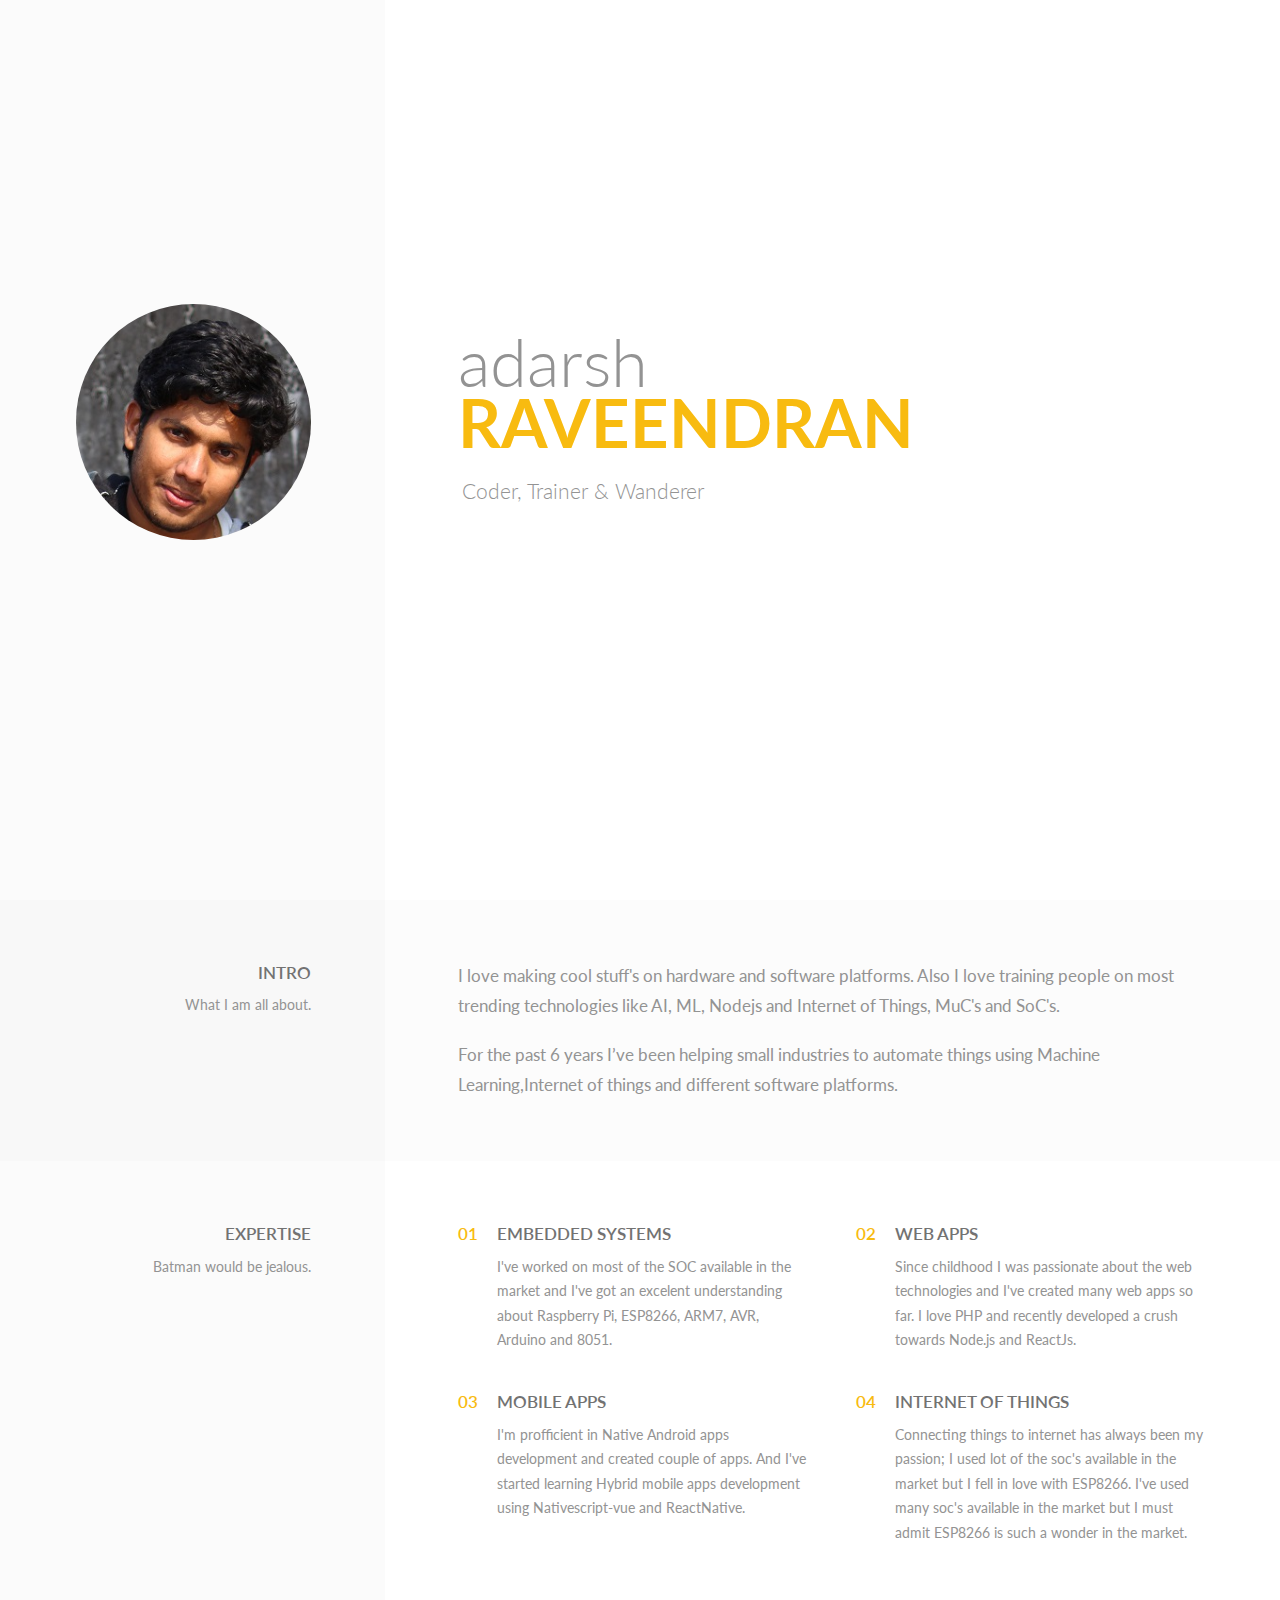
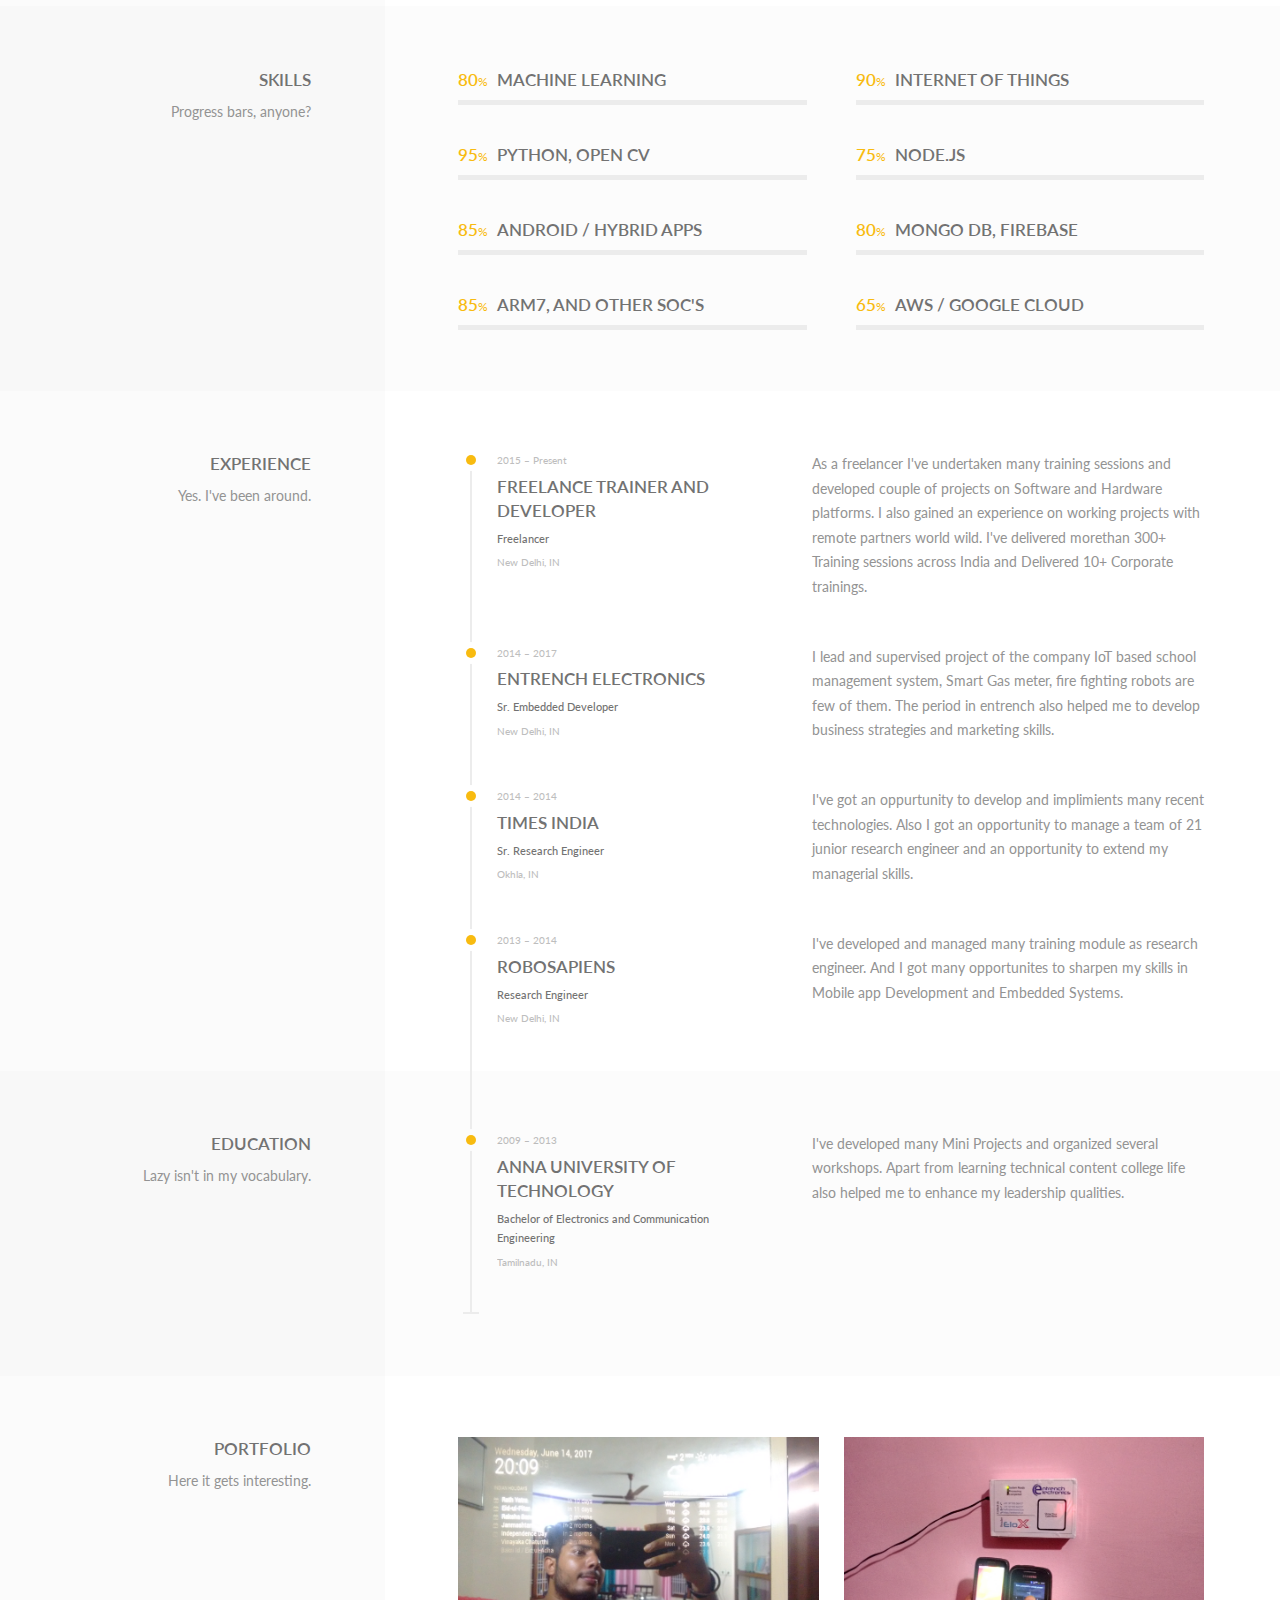
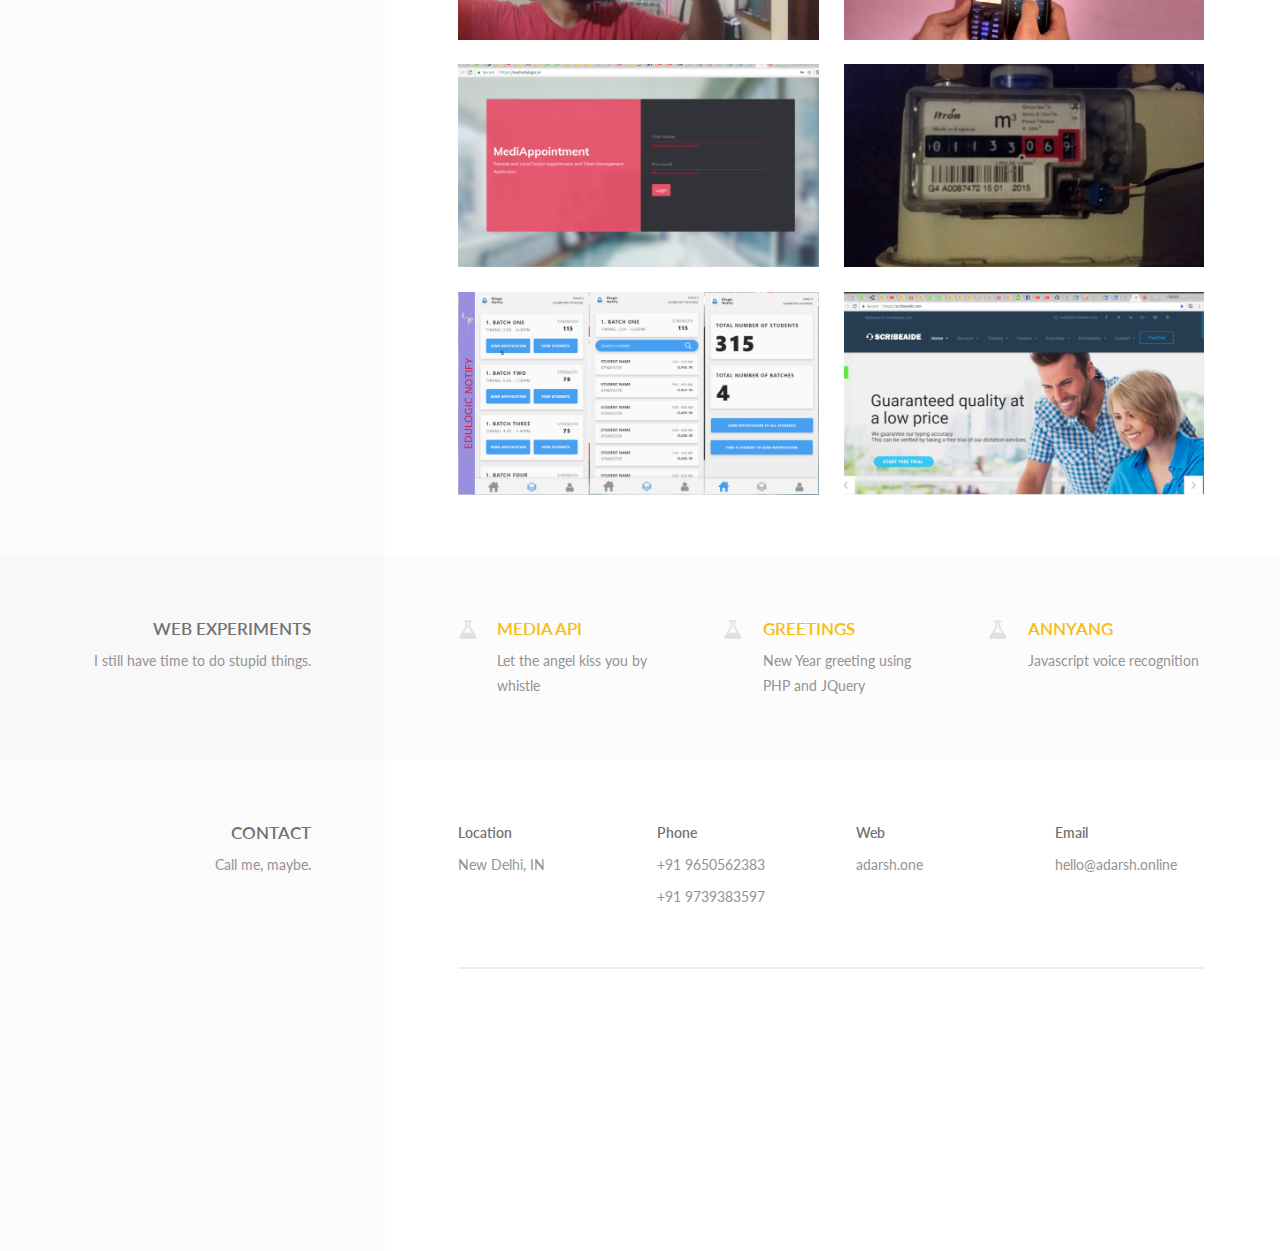
<file: index.html>
<!doctype html>

<html lang="en">


<head>

        <title>Adarsh Raveendran</title>

        <meta name="keywords" content="IoT Expert in Bengaluru,Embedded Systems Trainer in Bangaluru,IoT Expert, Maker, Freelance Trainer,Python,Nodejs,IoT,Internet of Things,Image Processing,Tensor flow,AI,Android">

        <meta charset="utf-8">
        <meta name="viewport" content="width=device-width, initial-scale=1, shrink-to-fit=no">
        <meta http-equiv="x-ua-compatible" content="ie=edge">

        <!-- Google Font: Lato -->
        <link href='https://fonts.googleapis.com/css?family=Lato:400,100,100italic,300,300italic,400italic,700,700italic,900,900italic&amp;subset=latin,latin-ext' rel='stylesheet' type='text/css'>

        <!-- FontAwesome -->
        <link rel="stylesheet" href="assets/plugins/font-awesome/css/font-awesome.min.css">
<!--         <link href="https://maxcdn.bootstrapcdn.com/font-awesome/4.4.0/css/font-awesome.min.css" rel="stylesheet"> -->

        <!-- Nivo Lightbox-->
        <link rel="stylesheet" href="assets/plugins/nivo-lightbox/nivo-lightbox.css" />
        <link rel="stylesheet" href="assets/plugins/nivo-lightbox/themes/default/default.css" />

        <!-- Main CSS -->
        <link rel="stylesheet" href="assets/css/main.css">

        <!-- Themes -->
        <link rel="stylesheet" href="assets/css/themes.light.css">
        <!--<link rel="stylesheet" href="assets/css/themes.dark.css">-->

        <!-- Custom CSS -->
        <!--<link rel="stylesheet" href="assets/css/custom.css">-->

        <!-- jQuery -->
        <script src="assets/js/jquery.min.js"></script>
        <!-- dense.js (Retina plugin) -->
        <script src="assets/js/dense.js"></script>

        <!-- Nivo Lightbox -->
        <script src="assets/plugins/nivo-lightbox/nivo-lightbox.min.js"></script>

        <!-- ScrollReveal -->
        <script src="assets/js/scrollreveal.min.js"></script>
        <!-- Main JS -->
        <script src="assets/js/main.js"></script>
        <!-- Google Tag Manager -->
<script>(function(w,d,s,l,i){w[l]=w[l]||[];w[l].push({'gtm.start':
new Date().getTime(),event:'gtm.js'});var f=d.getElementsByTagName(s)[0],
j=d.createElement(s),dl=l!='dataLayer'?'&l='+l:'';j.async=true;j.src=
'https://www.googletagmanager.com/gtm.js?id='+i+dl;f.parentNode.insertBefore(j,f);
})(window,document,'script','dataLayer','GTM-NGGN9V3');</script>
<!-- End Google Tag Manager -->

    </head>

    <body>
<!-- Google Tag Manager (noscript) -->
<noscript><iframe src="https://www.googletagmanager.com/ns.html?id=GTM-NGGN9V3"
height="0" width="0" style="display:none;visibility:hidden"></iframe></noscript>
<!-- End Google Tag Manager (noscript) -->
        <div class="c-preloader  js-preloader">
            <div class="c-preloader__spinner  t-preloader__spinner"></div>
        </div>

        <div class="c-main-container  js-main-container">



            <!-- ################################ -->
            <!-- ############ HEADER ############ -->
            <!-- ################################ -->

            <section class="o-section o-section--header  t-section  t-section--header">
                <div class="c-header">

                    <div class="o-section__header-bg  t-section__header"></div>
                    <div class="o-section__content-bg  t-section__content"></div>

                    <div class="o-container">
                        <div class="o-section__container">

                            <header class="o-section__header  c-header__header  t-section__header">
                                <div class="c-header__inner-header">

                                    <div class="c-header__avatar">
                                        <div class="a-header  c-avatar">
                                            <img class="c-avatar__img" src="assets/images/header/avatar.jpg" alt="">
                                        </div><!-- /c-avatar -->
                                    </div><!-- /c-header-avatar -->

                                </div><!-- /c-header__inner-header -->
                            </header><!-- /o-section__header -->

                            <div class="o-section__content  c-header__content  t-section__content">
                                <div class="c-header__inner-content">

                                    <div class="c-header__top">

                                        <div class="c-header__brand">

                                            <div class="c-brand">
                                                <h1 class="c-brand__title  t-title">
                                                    <span class="c-brand__sizer">
                                                        <span class="a-header  c-brand__first-word  t-title__first-word">
                                                            Adarsh
                                                        </span>
                                                        <span class="a-header  c-brand__second-word  t-title__second-word">
                                                            Raveendran
                                                        </span>
                                                    </span>
                                                </h1>
                                                <h2 class="a-header  c-brand__sub-title  t-sub-title">
                                                    <span class="c-brand__sizer">
                                                        Coder, Trainer &amp; Wanderer
                                                    </span>
                                                </h2>
                                            </div><!-- /c-brand -->

                                        </div><!-- /c-header__brand -->

                                        <ul class="c-header__social-buttons  c-social-buttons">
                                            <li class="a-header">
                                                <a href="https://www.linkedin.com/in/adarshraveendra" target="_blank" class="c-social-button  t-social-button">
                                                    <i class="fa  fa-lg  fa-linkedin"></i>
                                                </a>
                                            </li>
                                            <li class="a-header">
                                                <a href="https://github.com/aadu999" target="_blank" class="c-social-button  t-social-button">
                                                    <i class="fa  fa-lg  fa-github"></i>
                                                </a>
                                            </li>
                                             <li class="a-header">
                                                <a href="https://github.com/aadu999/aadu999.github.io/raw/master/Adarsh%20Raveendra%20IoT.pdf" target="_blank" class="c-social-button  t-social-button">
                                                    <i class="fa  fa-lg  fa-download"></i>
                                                </a>
                                            </li>
                                            
                                        </ul><!-- /c-header__social-buttons -->

                                    </div><!-- /c-header__top -->

                                    <div class="c-header__contact">

                                        <hr class="a-header  c-header__contact-divider" />

                                        <div class="o-grid">

                                            <div class="o-grid__col-md-3  o-grid__col-sm-6">
                                                <div class="a-header  o-content">
                                                    <div class="o-content__body">
                                                        <h4>Location</h4>
                                                        <address>
                                                            New Delhi, India
                                                        </address>
                                                    </div>
                                                </div><!-- /o-content -->
                                            </div><!-- /o-grid__col -->

                                            <div class="o-grid__col-md-3  o-grid__col-sm-6">
                                                <div class="a-header  o-content">
                                                    <div class="o-content__body">
                                                      <a href="tel:+919400280099" target="_blank" class="t-link-container">
                                                          <h4>Phone</h4>
                                                          <p>
                                                              <span class="t-link-container__item--blended">
                                                                  +91 9400 28 0099
                                                              </span>
                                                          </p>
                                                      </a><!-- /o-link-container -->
                                                    </div>
                                                </div><!-- /o-content -->
                                            </div><!-- /o-grid__col -->

                                            <div class="o-grid__col-md-3  o-grid__col-sm-6">
                                                <div class="a-header  o-content">
                                                    <div class="o-content__body">
                                                        <a href="https://aadu999.github.io" target="_blank" class="t-link-container">
                                                            <h4>Web</h4>
                                                            <p>
                                                                <span class="t-link-container__item--blended">
                                                                    adarsh.one
                                                                </span>
                                                            </p>
                                                        </a><!-- /o-link-container -->
                                                    </div>
                                                </div><!-- /o-content -->
                                            </div><!-- /o-grid__col -->

                                            <div class="o-grid__col-md-3  o-grid__col-sm-6">
                                                <div class="a-header  o-content">
                                                    <div class="o-content__body">

                                                        <a href="mailto:hello@adarsh.one" target="_blank" class="t-link-container">
                                                            <h4>Email</h4>
                                                            <p>
                                                                <span class="t-link-container__item--blended">
                                                                    hello@adarsh.one
                                                                </span>
                                                            </p>
                                                        </a><!-- /o-link-container -->
                                                    </div>
                                                </div><!-- /o-content -->
                                            </div><!-- /o-grid__col -->

                                        </div><!-- /o-grid -->
                                    </div><!-- /c-header__contact -->

                                </div><!-- /c-header__inner-content -->
                            </div><!-- /o-section__content -->

                        </div><!-- /o-section__container -->

                    </div><!-- /o-container -->

                </div><!-- /c-header -->
            </section><!-- /o-section -->



            <!-- ################################ -->
            <!-- ############ INTRO ############# -->
            <!-- ################################ -->

            <section class="o-section  t-section  ">

                <div class="o-section__header-bg  t-section__header"></div>
                <div class="o-section__content-bg  t-section__content"></div>

                <div class="o-container">
                    <div class="o-section__container">

                        <header class="o-section__header  t-section__header">
                            <div class="o-content">
                                <h2 class="o-section__heading">
                                    Intro
                                </h2>
                                <div class="o-content__body  o-section__description">
                                    What I am all about.
                                </div>
                            </div>
                        </header><!-- /o-section__header -->

                        <div class="o-section__content  t-section__content  ">

                            <div class="o-content">
                                <div class="c-intro">
                                    <div class="o-content__body">
                                        <p>
                                            I love making cool stuff's on hardware and software platforms. Also I love training people on most trending technologies like AI, ML, Nodejs and Internet of Things, MuC's and SoC's.
                                        </p>
                                        <p>
                                            For the past 6 years I’ve been helping small industries to automate things using Machine Learning,Internet of things and different software platforms.
                                             
                                        </p>
                                    </div>
                                </div>
                            </div>

                        </div><!-- /o-section__content -->

                    </div><!-- /o-section__container -->
                </div><!-- /o-container -->

            </section><!-- /o-section -->



            <!-- ################################ -->
            <!-- ########## EXPERTISE ########### -->
            <!-- ################################ -->

            <section class="o-section  t-section  ">

                <div class="o-section__header-bg  t-section__header"></div>
                <div class="o-section__content-bg  t-section__content"></div>

                <div class="o-container">
                    <div class="o-section__container">

                        <header class="o-section__header  t-section__header">
                            <div class="o-content">
                                <h2 class="o-section__heading">
                                    Expertise
                                </h2>
                                <div class="o-content__body  o-section__description">
                                    Batman would be jealous.
                                </div>
                            </div>
                        </header><!-- /o-section__header -->

                        <div class="o-section__content  t-section__content  ">

                            <div class="o-grid">

                                <div class="o-grid__col-sm-6">
                                    <div class="o-media  o-media--block  o-content">
                                        <div class="o-media__figure">
                                            <div class="c-number  t-primary-color">
                                                01
                                            </div>
                                        </div>
                                        <div class="o-media__body  o-content__body">
                                            <h3>Embedded Systems</h3>
                                            <p>
                                                I've worked on most of the SOC available in the market and I've got an excelent understanding about Raspberry Pi, ESP8266, ARM7, AVR, Arduino and 8051. 
                                            </p>
                                        </div>
                                    </div><!-- /o-media o-content -->
                                </div><!-- /o-grid__col -->

                                <div class="o-grid__col-sm-6">
                                    <div class="o-media  o-media--block  o-content">
                                        <div class="o-media__figure">
                                            <div class="c-number  t-primary-color">
                                                02
                                            </div>
                                        </div>
                                        <div class="o-media__body  o-content__body">
                                            <h3>Web Apps</h3>
                                            <p>
                                                Since childhood I was passionate about the web technologies and I've created many web apps so far. I love PHP and recently developed a crush towards Node.js and ReactJs.
                                            </p>
                                        </div>
                                    </div><!-- /o-media o-content -->
                                </div><!-- /o-grid__col -->

                                <div class="o-grid__col-sm-6">
                                    <div class="o-media  o-media--block  o-content">
                                        <div class="o-media__figure">
                                            <div class="c-number  t-primary-color">
                                                03
                                            </div>
                                        </div>
                                        <div class="o-media__body  o-content__body">
                                            <h3>Mobile Apps</h3>
                                            <p>
                                                I'm profficient in Native Android apps development and created couple of apps. And I've started learning Hybrid mobile apps development using Nativescript-vue and ReactNative.
                                            </p>
                                        </div>
                                    </div><!-- /o-media o-content -->
                                </div><!-- /o-grid__col -->

                                <div class="o-grid__col-sm-6">
                                    <div class="o-media  o-media--block  o-content">
                                        <div class="o-media__figure">
                                            <div class="c-number  t-primary-color">
                                                04
                                            </div>
                                        </div>
                                        <div class="o-media__body  o-content__body">
                                            <h3>Internet of Things</h3>
                                            <p>
                                                Connecting things to internet has always been my passion; I used lot of the soc's available in the market but I fell in love with ESP8266. I've used many soc's available in the market but I must admit ESP8266 is such a wonder in the market.   
                                            </p>
                                        </div>
                                    </div><!-- /o-media o-content -->
                                </div><!-- /o-grid__col -->

                                

                            </div><!-- /o-grid -->

                        </div><!-- /o-section__content -->

                    </div><!-- /o-section__container -->
                </div><!-- /o-container -->

            </section><!-- /o-section -->



            <!-- ################################ -->
            <!-- ############ SKILLS ############ -->
            <!-- ################################ -->

            <section class="o-section  t-section  ">

                <div class="o-section__header-bg  t-section__header"></div>
                <div class="o-section__content-bg  t-section__content"></div>

                <div class="o-container">
                    <div class="o-section__container">

                        <header class="o-section__header  t-section__header">
                            <div class="o-content">
                                <h2 class="o-section__heading">
                                    Skills
                                </h2>
                                <div class="o-content__body  o-section__description">
                                    Progress bars, anyone?
                                </div>
                            </div>
                        </header><!-- /o-section__header -->

                        <div class="o-section__content  t-section__content  ">

                            <div class="o-grid">

                                <div class="o-grid__col-sm-6">
                                    <div class="o-content">
                                        <div class="o-media  o-media--block">
                                            <div class="o-media__figure">
                                                <div class="c-number  t-primary-color">
                                                    80<small>%</small>
                                                </div>
                                            </div>
                                            <div class="o-media__body">
                                                <h3>Machine Learning</h3>
                                            </div>
                                        </div>
                                        <div class="c-progress-bar  o-content__body  t-border-color-bg  u-mt-text">
                                            <div class="a-progress-bar  c-progress-bar__filler  t-primary-bg" data-percent="80"></div>
                                        </div>
                                    </div>
                                </div><!-- /o-grid__col -->

                                <div class="o-grid__col-sm-6">
                                    <div class="o-content">
                                        <div class="o-media  o-media--block">
                                            <div class="o-media__figure">
                                                <div class="c-number  t-primary-color">
                                                    90<small>%</small>
                                                </div>
                                            </div>
                                            <div class="o-media__body">
                                                <h3>Internet of Things</h3>
                                            </div>
                                        </div>
                                        <div class="c-progress-bar  o-content__body  t-border-color-bg  u-mt-text">
                                            <div class="a-progress-bar  c-progress-bar__filler  t-primary-bg" data-percent="90"></div>
                                        </div>
                                    </div>
                                </div><!-- /o-grid__col -->

                                <div class="o-grid__col-sm-6">
                                    <div class="o-content">
                                        <div class="o-media  o-media--block">
                                            <div class="o-media__figure">
                                                <div class="c-number  t-primary-color">
                                                    95<small>%</small>
                                                </div>
                                            </div>
                                            <div class="o-media__body">
                                                <h3>Python, Open CV</h3>
                                            </div>
                                        </div>
                                        <div class="c-progress-bar  o-content__body  t-border-color-bg  u-mt-text">
                                            <div class="a-progress-bar  c-progress-bar__filler  t-primary-bg" data-percent="95"></div>

                                        </div>
                                    </div>
                                </div><!-- /o-grid__col -->

                                <div class="o-grid__col-sm-6">
                                    <div class="o-content">
                                        <div class="o-media  o-media--block">
                                            <div class="o-media__figure">
                                                <div class="c-number  t-primary-color">
                                                    75<small>%</small>
                                                </div>
                                            </div>
                                            <div class="o-media__body">
                                                <h3>Node.js</h3>
                                            </div>
                                        </div>
                                        <div class="c-progress-bar  o-content__body  t-border-color-bg  u-mt-text">
                                            <div class="a-progress-bar  c-progress-bar__filler  t-primary-bg" data-percent="65"></div>
                                        </div>
                                    </div>
                                </div><!-- /o-grid__col -->

                                <div class="o-grid__col-sm-6">
                                    <div class="o-content">
                                        <div class="o-media  o-media--block">
                                            <div class="o-media__figure">
                                                <div class="c-number  t-primary-color">
                                                    85<small>%</small>
                                                </div>
                                            </div>
                                            <div class="o-media__body">
                                                <h3>Android / Hybrid Apps</h3>
                                            </div>
                                        </div>
                                        <div class="c-progress-bar  o-content__body  t-border-color-bg  u-mt-text">
                                            <div class="a-progress-bar  c-progress-bar__filler  t-primary-bg" data-percent="85"></div>
                                        </div>
                                    </div>
                                </div><!-- /o-grid__col -->

                                <div class="o-grid__col-sm-6">
                                    <div class="o-content">
                                        <div class="o-media  o-media--block">
                                            <div class="o-media__figure">
                                                <div class="c-number  t-primary-color">
                                                    80<small>%</small>
                                                </div>
                                            </div>
                                            <div class="o-media__body">
                                                <h3>Mongo DB, Firebase</h3>
                                            </div>
                                        </div>
                                        <div class="c-progress-bar  o-content__body  t-border-color-bg  u-mt-text">
                                            <div class="a-progress-bar  c-progress-bar__filler  t-primary-bg" data-percent="80"></div>
                                        </div>
                                    </div>
                                </div><!-- /o-grid__col -->

                                <div class="o-grid__col-sm-6">
                                    <div class="o-content">
                                        <div class="o-media  o-media--block">
                                            <div class="o-media__figure">
                                                <div class="c-number  t-primary-color">
                                                    85<small>%</small>
                                                </div>
                                            </div>
                                            <div class="o-media__body">
                                                <h3>ARM7, and other SOC's </h3>
                                            </div>
                                        </div>
                                        <div class="c-progress-bar  o-content__body  t-border-color-bg  u-mt-text">
                                            <div class="a-progress-bar  c-progress-bar__filler  t-primary-bg" data-percent="85"></div>
                                        </div>
                                    </div>
                                </div><!-- /o-grid__col -->

                                <div class="o-grid__col-sm-6">
                                    <div class="o-content">
                                        <div class="o-media  o-media--block">
                                            <div class="o-media__figure">
                                                <div class="c-number  t-primary-color">
                                                    65<small>%</small>
                                                </div>
                                            </div>
                                            <div class="o-media__body">
                                                <h3>AWS / Google cloud</h3>
                                            </div>
                                        </div>
                                        <div class="c-progress-bar  o-content__body  t-border-color-bg  u-mt-text">
                                            <div class="a-progress-bar  c-progress-bar__filler  t-primary-bg" data-percent="75"></div>
                                        </div>
                                    </div>
                                </div><!-- /o-grid__col -->

                            </div><!-- /o-grid -->

                        </div><!-- /o-section__content -->

                    </div><!-- /o-section__container -->
                </div><!-- /o-container -->

            </section><!-- /o-section -->



            <!-- ################################ -->
            <!-- ########## EXPERIENCE ########## -->
            <!-- ################################ -->

            <section class="o-section  t-section  ">

                <div class="o-section__header-bg  t-section__header"></div>
                <div class="o-section__content-bg  t-section__content"></div>

                <div class="o-container">
                    <div class="o-section__container">

                        <header class="o-section__header  t-section__header">
                            <div class="o-content">
                                <h2 class="o-section__heading">
                                    Experience
                                </h2>
                                <div class="o-content__body  o-section__description">
                                    Yes. I&#39;ve been around.
                                </div>
                            </div>
                        </header><!-- /o-section__header -->

                        <div class="o-section__content  t-section__content  u-pb-0">

                            <div class="a-experience-timeline  c-timeline  t-border-color">

                                <div class="c-timeline__item">
                                    <div class="c-timeline__point  t-timeline__point  t-primary-bg"></div>
                                    <div class="o-content">
                                        <div class="o-grid">
                                            <div class="o-grid__col-md-5">
                                                <div class="c-work__timeframe">
                                                    2015 &ndash; Present
                                                </div>
                                                <h3 class="c-work__heading">
                                                    Freelance Trainer and Developer
                                                </h3>
                                                <h4 class="c-work__title">
                                                    Freelancer
                                                </h4>
                                                <div class="c-work__location">
                                                    New Delhi, IN
                                                </div>
                                            </div>
                                            <div class="o-grid__col-md-7">
                                                <p>
                                                    As a freelancer I've undertaken many training sessions and developed couple of projects on Software and Hardware platforms. I also gained an experience on working projects with remote partners world wild. I've delivered morethan 300+ Training sessions across India and Delivered 10+ Corporate trainings. 
                                                </p>
                                            </div>
                                        </div><!-- /o-grid -->
                                    </div><!-- /o-content -->
                                </div><!-- /c-timeline__item -->
                                
                                <div class="c-timeline__item">
                                    <div class="c-timeline__point  t-timeline__point  t-primary-bg"></div>
                                    <div class="o-content">
                                        <div class="o-grid">
                                            <div class="o-grid__col-md-5">
                                                <div class="c-work__timeframe">
                                                    2014 &ndash; 2017
                                                </div>
                                                <h3 class="c-work__heading">
                                                    Entrench Electronics
                                                </h3>
                                                <h4 class="c-work__title">
                                                    Sr. Embedded Developer
                                                </h4>
                                                <div class="c-work__location">
                                                    New Delhi, IN
                                                </div>
                                            </div>
                                            <p>
                                            <div class="o-grid__col-md-7">
                                                    I lead and supervised project of the company IoT based school management system, Smart Gas meter, fire fighting robots are few of them. The period in entrench also helped me to develop business strategies and marketing skills.
                                                </p>
                                            </div>
                                        </div><!-- /o-grid -->
                                    </div><!-- /o-content -->
                                </div><!-- /c-timeline__item -->    
                                    
                                <div class="c-timeline__item">
                                    <div class="c-timeline__point  t-timeline__point  t-primary-bg"></div>
                                    <div class="o-content">
                                        <div class="o-grid">
                                            <div class="o-grid__col-md-5">
                                                <div class="c-work__timeframe">
                                                    2014 &ndash; 2014
                                                </div>
                                                <h3 class="c-work__heading">
                                                    Times India
                                                </h3>
                                                <h4 class="c-work__title">
                                                    Sr. Research Engineer
                                                </h4>
                                                <div class="c-work__location">
                                                    Okhla, IN
                                                </div>
                                            </div>
                                            <div class="o-grid__col-md-7">
                                                <p>
                                                    I've got an oppurtunity to develop and implimients many recent technologies. Also I got an opportunity to manage a team of 21 junior research engineer and an opportunity to extend my managerial skills. 
                                                </p>
                                            </div>
                                        </div><!-- /o-grid -->
                                    </div><!-- /o-content -->
                                </div><!-- /c-timeline__item -->

                                <div class="c-timeline__item">
                                    <div class="c-timeline__point  t-timeline__point  t-primary-bg"></div>
                                    <div class="o-content">
                                        <div class="o-grid">
                                            <div class="o-grid__col-md-5">
                                                <div class="c-work__timeframe">
                                                    2013 &ndash; 2014
                                                </div>
                                                <h3 class="c-work__heading">
                                                    Robosapiens
                                                </h3>
                                                <h4 class="c-work__title">
                                                    Research Engineer
                                                </h4>
                                                <div class="c-work__location">
                                                    New Delhi, IN
                                                </div>
                                            </div>
                                            <p>
                                            <div class="o-grid__col-md-7">
                                                    I've developed and managed many training module as research engineer. And I got many opportunites to sharpen my skills in Mobile app Development and Embedded Systems.
                                                </p>
                                            </div>
                                        </div><!-- /o-grid -->
                                    </div><!-- /o-content -->
                                </div><!-- /c-timeline__item -->

                            </div><!-- /c-timeline -->

                        </div><!-- /o-section__content -->

                    </div><!-- /o-section__container -->
                </div><!-- /o-container -->

            </section><!-- /o-section -->



            <!-- ################################ -->
            <!-- ########### EDUCATION ########## -->
            <!-- ################################ -->

            <section class="o-section  t-section  ">

                <div class="o-section__header-bg  t-section__header"></div>
                <div class="o-section__content-bg  t-section__content"></div>

                <div class="o-container">
                    <div class="o-section__container">

                        <header class="o-section__header  t-section__header">
                            <div class="o-content">
                                <h2 class="o-section__heading">
                                    Education
                                </h2>
                                <div class="o-content__body  o-section__description">
                                    Lazy isn&#39;t in my vocabulary.
                                </div>
                            </div>
                        </header><!-- /o-section__header -->

                        <div class="o-section__content  t-section__content  u-pt-0">

                            <div class="o-content">
                                <div class="a-education-timeline  c-timeline  t-border-color  o-section__full-top-space">
                                    <div class="c-timeline__end  t-border-color"></div>

                                    <div class="c-timeline__item">
                                        <div class="c-timeline__point  t-timeline__point  t-primary-bg"></div>
                                        <div class="o-content">
                                            <div class="o-grid">
                                                <div class="o-grid__col-md-5">
                                                    <div class="c-work__timeframe">
                                                        2009 &ndash; 2013
                                                    </div>
                                                    <h3 class="c-work__heading">
                                                        Anna University of Technology
                                                    </h3>
                                                    <h4 class="c-work__title">
                                                        Bachelor of Electronics and Communication Engineering
                                                    </h4>
                                                    <div class="c-work__location">
                                                        Tamilnadu, IN
                                                    </div>
                                                </div>
                                                <div class="o-grid__col-md-7">
                                                    <p>
                                                        I've developed many Mini Projects and organized several workshops. Apart from learning technical content college life also helped me to enhance my leadership qualities.
                                                    </p>
                                                </div>
                                            </div><!-- /o-grid -->
                                        </div><!-- /o-content -->
                                    </div><!-- /c-timeline__item -->

                                   

                                </div><!-- /c-timeline -->
                            </div><!-- /o-content -->

                        </div><!-- /o-section__content -->

                    </div><!-- /o-section__container -->
                </div><!-- /o-container -->

            </section><!-- /o-section -->






            <!-- ################################ -->
            <!-- ############ HEADER ############ -->
            <!-- ################################ -->

            



            <!-- ################################ -->
            <!-- ########### PORTFOLIO ########## -->
            <!-- ################################ -->

            <section class="o-section  t-section  ">

                <div class="o-section__header-bg  t-section__header"></div>
                <div class="o-section__content-bg  t-section__content"></div>

                <div class="o-container">
                    <div class="o-section__container">

                        <header class="o-section__header  t-section__header">
                            <div class="o-content">
                                <h2 class="o-section__heading">
                                    Portfolio
                                </h2>
                                <div class="o-content__body  o-section__description">
                                    Here it gets interesting.
                                </div>
                            </div>
                        </header><!-- /o-section__header -->

                        <div class="o-section__content  t-section__content  o-section__full-bottom-space">

                            <div class="o-grid  o-grid--gallery">

                                <div class="o-grid__col-sm-6">
                                    <a class="c-image-overlay  t-image-overlay  js-lightbox"  data-lightbox-hidpi="" title="Smart Home using Raspberry Pi" data-lightbox-gallery="portfolio">
                                        <img src="assets/images/portfolio/1_thumb.jpg" alt="Smart Home using Raspberry pi">
                                        <div class="c-image-overlay__content">
                                            <h3>
                                                Smart Home
                                            </h3>
                                            <hr class="c-image-overlay__deco-line  t-image-overlay__deco-line" />
                                            <p>
                                                Home automation using Raspberry Pi and couple of ESP8266. I've used MQTT protocol along with Voice recognition to control home appliances and the system also have a facial recognition feature.
                                            </p>
                                        </div>
                                    </a>
                                </div><!-- /o-grid__col -->

                                <div class="o-grid__col-sm-6">
                                    <a class="c-image-overlay  t-image-overlay  js-lightbox"  data-lightbox-hidpi="" title="Tunnel Effect" data-lightbox-gallery="portfolio">
                                        <img src="assets/images/portfolio/2_thumb.jpg" alt="">
                                        <div class="c-image-overlay__content">
                                            <h3>
                                                Elox
                                            </h3>
                                            <hr class="c-image-overlay__deco-line  t-image-overlay__deco-line" />
                                            <p>
                                                Elox is a school management system, The project has got a server unit using Raspberry Pi and several clinet units runing on ESP8266 .
                                            </p>
                                        </div>
                                    </a>
                                </div><!-- /o-grid__col -->

                                <div class="o-grid__col-sm-6">
                                    <a class="c-image-overlay  t-image-overlay  js-lightbox"  data-lightbox-hidpi="" title="Clinic Management System" data-lightbox-gallery="portfolio">
                                        <img src="assets/images/portfolio/5_thumb.jpg" alt="">
                                        <div class="c-image-overlay__content">
                                            <h3>
                                                Medo Helper
                                            </h3>
                                            <hr class="c-image-overlay__deco-line  t-image-overlay__deco-line" />
                                            <p>
                                                A complete clinic management system built using Firebase along with IoT based Token management System.
                                            </p>
                                        </div>
                                    </a>
                                </div><!-- /o-grid__col -->

                                <div class="o-grid__col-sm-6">
                                    <a class="c-image-overlay  t-image-overlay  js-lightbox"  data-lightbox-hidpi="" title="Sky High" data-lightbox-gallery="portfolio">
                                        <img src="assets/images/portfolio/3_thumb.jpg" alt="">
                                        <div class="c-image-overlay__content">
                                            <h3>
                                                Smart Meter
                                            </h3>
                                            <hr class="c-image-overlay__deco-line  t-image-overlay__deco-line" />
                                            <p>
                                                A gas agency wanted to converet their old analog meters to smart meters, the solution was hall effect sensor ! ;-)
                                            </p>
                                        </div>
                                    </a>
                                </div><!-- /o-grid__col -->

                                <div class="o-grid__col-sm-6">
                                    <a class="c-image-overlay  t-image-overlay  js-lightbox"  data-lightbox-hidpi="" title="The Eiffel Tower" data-lightbox-gallery="portfolio">
                                        <img src="assets/images/portfolio/6_thumb.jpg" alt="">
                                        <div class="c-image-overlay__content">
                                            <h3>
                                                Elogic Notify
                                            </h3>
                                            <hr class="c-image-overlay__deco-line  t-image-overlay__deco-line" />
                                            <p>
                                                It is an android class management application completely built on firebase and cloud functions.
                                            </p>
                                        </div>
                                    </a>
                                </div><!-- /o-grid__col -->

                                <div class="o-grid__col-sm-6">
                                    <a class="c-image-overlay  t-image-overlay  js-lightbox"  data-lightbox-hidpi="" title="Reaching the Clouds" data-lightbox-gallery="portfolio">
                                        <img src="assets/images/portfolio/4_thumb.jpg" alt="">
                                        <div class="c-image-overlay__content">
                                            <h3>
                                                Scribeaide
                                            </h3>
                                            <hr class="c-image-overlay__deco-line  t-image-overlay__deco-line" />
                                            <p>
                                                Scribeaide is a medical transcription web site, Along with the webapp I also designed an Android app for sending the medical dictations to the server.
                                            </p>
                                        </div>
                                    </a>
                                </div><!-- /o-grid__col -->

                            </div><!-- /o-grid -->

                        </div><!-- /o-section__content -->

                    </div><!-- /o-section__container -->
                </div><!-- /o-container -->

            </section><!-- /o-section -->



             <!-- ################################ -->
            <!-- ########### EXPERIMENTS ######## -->
            <!-- ################################ -->

            <section class="o-section  t-section  ">

                <div class="o-section__header-bg  t-section__header"></div>
                <div class="o-section__content-bg  t-section__content"></div>

                <div class="o-container">
                    <div class="o-section__container">

                        <header class="o-section__header  t-section__header">
                            <div class="o-content">
                                <h2 class="o-section__heading">
                                    Web Experiments
                                </h2>
                                <div class="o-content__body  o-section__description">
                                    I still have time to do stupid things.
                                </div>
                            </div>
                        </header><!-- /o-section__header -->

                        <div class="o-section__content  t-section__content  ">

                            <div class="o-grid">

                                <div class="o-grid__col-xl-4  o-grid__col-sm-6">
                                    <div class="o-content">
                                        <a href="https://adarsh.one/kiss/" target="_blank" class="t-link-container">
                                            <div class="o-media  o-media--block">
                                                <div class="o-media__figure">
                                                    <div class="c-profile__icon">
                                                        <i class="fa  fa-lg  fa-flask"></i>
                                                    </div>
                                                </div>
                                                <div class="o-media__body  o-content__body">
                                                    <h3 class="t-link-container__item">
                                                        Media API
                                                    </h3>
                                                    <p>
                                                        Let the angel kiss you by whistle
                                                    </p>
                                                </div>
                                            </div><!-- /o-media -->
                                        </a><!-- /t-link-container -->
                                    </div><!-- /o-content -->
                                </div><!-- /o-grid__col -->

                                <div class="o-grid__col-xl-4  o-grid__col-sm-6">
                                    <div class="o-content">
                                        <a href="#" target="_blank" class="t-link-container">
                                            <div class="o-media  o-media--block">
                                                <div class="o-media__figure">
                                                    <div class="c-profile__icon">
                                                        <i class="fa  fa-lg  fa-flask"></i>
                                                    </div>
                                                </div>
                                                <div class="o-media__body  o-content__body">
                                                    <h3 class="t-link-container__item">
                                                        Greetings
                                                    </h3>
                                                    <p>
                                                        New Year greeting using PHP and JQuery
                                                    </p>
                                                </div>
                                            </div><!-- /o-media -->
                                        </a><!-- /t-link-container -->
                                    </div><!-- /o-content -->
                                </div><!-- /o-grid__col -->

                                <div class="o-grid__col-xl-4  o-grid__col-sm-6">
                                    <div class="o-content">
                                        <a href="https://adarsh.one/voice.html" target="_blank" class="t-link-container">
                                            <div class="o-media  o-media--block">
                                                <div class="o-media__figure">
                                                    <div class="c-profile__icon">
                                                        <i class="fa  fa-lg  fa-flask"></i>
                                                    </div>
                                                </div>
                                                <div class="o-media__body  o-content__body">
                                                    <h3 class="t-link-container__item">
                                                        Annyang
                                                    </h3>
                                                    <p>
                                                       Javascript voice recognition
                                                    </p>
                                                </div>
                                            </div><!-- /o-media -->
                                        </a><!-- /t-link-container -->
                                    </div><!-- /o-content -->
                                </div><!-- /o-grid__col -->

                                

                            </div><!-- /o-grid -->

                        </div><!-- /o-section__content -->

                    </div><!-- /o-section__container -->
                </div><!-- /o-container -->

            </section><!-- /o-section -->



            <!-- ################################ -->
            <!-- ############ FOOTER ############ -->
            <!-- ################################ -->

            <section class="o-section  t-section  o-section--footer">

                <div class="o-section__header-bg  t-section__header"></div>
                <div class="o-section__content-bg  t-section__content"></div>

                <div class="o-container">
                    <div class="o-section__container">

                        <header class="o-section__header  t-section__header">
                            <div class="o-content">
                                <h2 class="o-section__heading">
                                    Contact
                                </h2>
                                <div class="o-content__body  o-section__description">
                                    Call me, maybe.
                                </div>
                            </div>
                        </header><!-- /o-section__header -->

                        <div class="o-section__content  t-section__content  ">

                                <div class="c-footer__contact">
                                    <div class="o-grid">

                                    <div class="o-grid__col-md-3  o-grid__col-sm-6">
                                        <div class="o-content">
                                            <div class="o-content__body">
                                                <h4>Location</h4>
                                                <address>
                                                    New Delhi, IN
                                                </address>
                                            </div>
                                        </div><!-- /o-content -->
                                    </div><!-- /o-grid__col -->

                                    <div class="o-grid__col-md-3  o-grid__col-sm-6">
                                        <div class="o-content">
                                            <div class="o-content__body">
                                                <a href="tel:+919739383597" target="_blank" class="t-link-container">
                                                <h4>Phone</h4>
                                                <p>
                                                    <span class="t-link-container__item--blended">
                                                    +91 9650562383
                                                    </span>
                                                </p>
                                                <p>
                                                    <span class="t-link-container__item--blended">
                                                    +91 9739383597
                                                    </span>
                                                </p></a>
                                            </div>
                                        </div><!-- /o-content -->
                                    </div><!-- /o-grid__col -->

                                    <div class="o-grid__col-md-3  o-grid__col-sm-6">
                                        <div class="o-content">
                                            <div class="o-content__body">
                                                <a href="https://adarsh.online" target="_blank" class="t-link-container">
                                                    <h4>Web</h4>
                                                    <p>
                                                        <span class="t-link-container__item--blended">
                                                            adarsh.one
                                                        </span>
                                                    </p>
                                                </a><!-- /o-link-container -->
                                            </div>
                                        </div><!-- /o-content -->
                                    </div><!-- /o-grid__col -->

                                    <div class="o-grid__col-md-3  o-grid__col-sm-6">
                                        <div class="o-content">
                                            <div class="o-content__body">
                                                <a href="mailto:hello@adarsh.online" target="_blank" class="t-link-container">
                                                    <h4>Email</h4>
                                                    <p>
                                                        <span class="t-link-container__item--blended">
                                                            hello@adarsh.online
                                                        </span>
                                                    </p>
                                                </a><!-- /o-link-container -->
                                            </div>
                                        </div><!-- /o-content -->
                                    </div><!-- /o-grid__col -->

                                </div><!-- /o-grid -->
                                </div><!-- /c-footer__contact -->

                                <hr class="c-footer__contact-divider" />

                                <div class="o-content">
                                    <div class="c-footer__bottom">
                                        <div class="c-footer__brand">

                                            <div class="c-brand">
                                                <div class="o-content__body">
                                                    <h1 class="c-brand__title  t-title">
                                                        <span class="c-brand__sizer  c-brand__sizer--sm">
                                                            <span class="a-footer  c-brand__first-word  t-title__first-word">
                                                                Adarsh
                                                            </span>
                                                            <span class="a-footer  c-brand__second-word  t-title__second-word">
                                                                Raveendra
                                                            </span>
                                                        </span>
                                                    </h1>
                                                </div><!-- /o-content__body -->
                                            </div><!-- /c-brand -->

                                        </div><!-- /c-footer__brand -->

                                        <ul class="c-footer__social-buttons  c-social-buttons  o-content__body">
                                            <li class="a-footer">
                                                <a href="https://linkedin.com/in/adarshraveendra/" target="_blank" class="c-social-button  t-social-button">
                                                    <i class="fa  fa-lg  fa-linkedin"></i>
                                                </a>
                                            </li>
                                            <li class="a-footer">
                                                <a href="https://github.com/aadu999" target="_blank" class="c-social-button  t-social-button">
                                                    <i class="fa  fa-lg  fa-github"></i>
                                                </a>
                                            </li>
                                            <li class="a-footer">
                                                <a alt="IoT Resume" href="https://github.com/aadu999/aadu999.github.io/raw/master/Adarsh%20Raveendra%20IoT.pdf" target="_blank" class="c-social-button  t-social-button">
                                                    <i class="fa  fa-lg  fa-download"></i>
                                                </a>
                                            </li>
                                            
                                        </ul><!-- /c-footer__social-buttons -->

                                    </div><!-- /c-footer__bottom -->
                                </div><!-- /o-content -->

                        </div><!-- /o-section__content -->

                    </div><!-- /o-section__container -->
                </div><!-- /o-container -->

            </section><!-- /o-section -->



        </div><!-- /c-main-container -->

    </body>



</html>
</file>
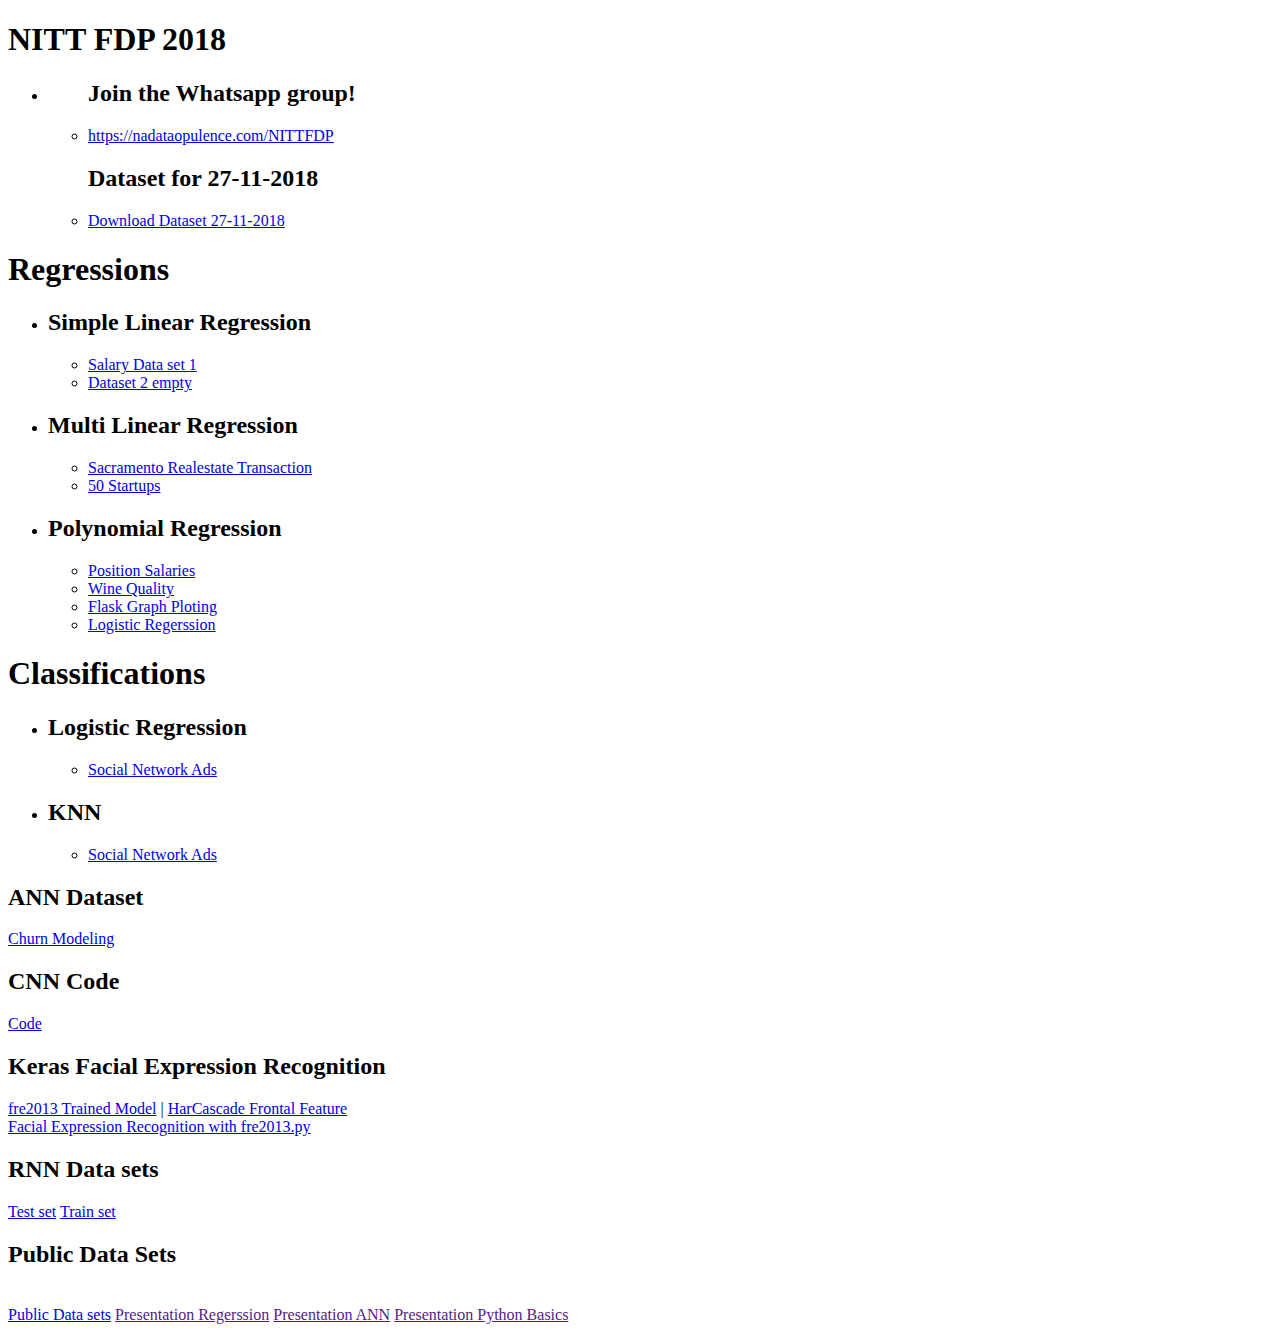
<file: aiml/index.html>
<!DOCTYPE html>
<html lang="en">

<head>
    <meta charset="UTF-8">
    <meta name="viewport" content="width=device-width, initial-scale=1.0">
    <meta http-equiv="X-UA-Compatible" content="ie=edge">
    <title>AIML Data sets and Projects</title>
</head>

<body>
    <h1>NITT FDP 2018</h1>
    <ul>
        <li>
            <ul>
                <h2>Join the Whatsapp group!</h2>
                <li><a href="https://bit.ly/NITTFDP">https://nadataopulence.com/NITTFDP</a></li>
                <h2>Dataset for 27-11-2018</h2>
                <li>
                    <a href="https://github.com/aadu999/nadata-opulence-aiml/blob/master/NITFDP/all.zip?raw=true">Download Dataset 27-11-2018</a>
                </li>
            </ul>
        </li>
    </ul>
    <h1>Regressions</h1>
    <ul>
        <li>
            <h2>Simple Linear Regression</h2>
            <ul>
                <li><a href="https://raw.githubusercontent.com/aadu999/nadata-opulence-aiml/master/Simple%20Linear%20Regression/Salary_Data.csv">Salary
                        Data set 1</a></li>
                <li><a href="#">Dataset 2 empty</a></li>
            </ul>
        </li>
        <li>
            <h2>Multi Linear Regression</h2>
            <ul>
                <li><a href="https://github.com/aadu999/aadu999.github.io/blob/master/Sacramentorealestatetransactions.csv">Sacramento
                        Realestate Transaction</a></li>
                <li><a href="https://raw.githubusercontent.com/aadu999/aadu999.github.io/master/aiml/50_Startups.csv">50
                        Startups</a></li>
            </ul>
        </li>
        <li>
            <h2>Polynomial Regression</h2>
            <ul>
                <li><a href="https://raw.githubusercontent.com/aadu999/aadu999.github.io/master/aiml/Position_Salaries.csv">Position
                        Salaries</a></li>
                <li> <a href="https://raw.githubusercontent.com/aadu999/aadu999.github.io/master/aiml/winequality-red.csv">Wine
                        Quality</a></li>
                <li><a href="https://github.com/aadu999/aadu999.github.io/raw/master/aiml/webapp.py">Flask Graph
                        Ploting</a></li>
                <li> <a href="https://github.com/aadu999/aadu999.github.io/blob/master/aiml/Social_Network_Ads.csv">Logistic
                        Regerssion</a></li>
            </ul>
        </li>
    </ul>
    <h1>Classifications</h1>
    <ul>
        <li>
            <h2>Logistic Regression</h2>
            <ul>
                <li><a href="https://raw.githubusercontent.com/aadu999/nadata-opulence-aiml/master/LogisticRegression/Social_Network_Ads.csv">Social Network Ads</a></li>
            </ul>
        </li>
        <li>
            <h2>KNN</h2>
            <ul>
                <li><a href="https://raw.githubusercontent.com/aadu999/nadata-opulence-aiml/master/LogisticRegression/Social_Network_Ads.csv">Social Network Ads</a></li>
            </ul>
        </li>
    </ul>
    <h2>ANN Dataset</h2>
    <a href="https://bit.ly/2IsSRSZ">Churn Modeling</a>
    <h2>CNN Code</h2>
    <a href="https://bit.ly/2oD0IpD">Code</a>
    
    <h2>Keras Facial Expression Recognition</h2>
    <a href="https://github.com/aadu999/aadu999.github.io/blob/master/aiml/cnn3.h5?raw=true">fre2013 Trained Model</a>
    | <a href="https://github.com/aadu999/aadu999.github.io/blob/master/aiml/haarcascade_frontalface_default.xml?raw=true">HarCascade
        Frontal Feature</a>
    <br><a href="https://github.com/aadu999/aadu999.github.io/raw/master/aiml/facialEXpression%20fre2013.py">Facial
        Expression Recognition with fre2013.py</a>
    <br>
    <h2>RNN Data sets</h2>
    <a href="https://github.com/aadu999/aadu999.github.io/raw/master/aiml/Google_Stock_Price_Test.csv">Test set</a>
    <a href="https://github.com/aadu999/aadu999.github.io/raw/master/aiml/Google_Stock_Price_Train.csv">Train set</a>
    <h2>Public Data Sets</h2>
    <br><a href="https://github.com/aadu999/awesome-public-datasets">Public Data sets</a>
    <a href="">Presentation Regerssion</a>
    <a href="">Presentation ANN</a>
    <a href="">Presentation Python Basics</a>


</body>

</html>
</file>
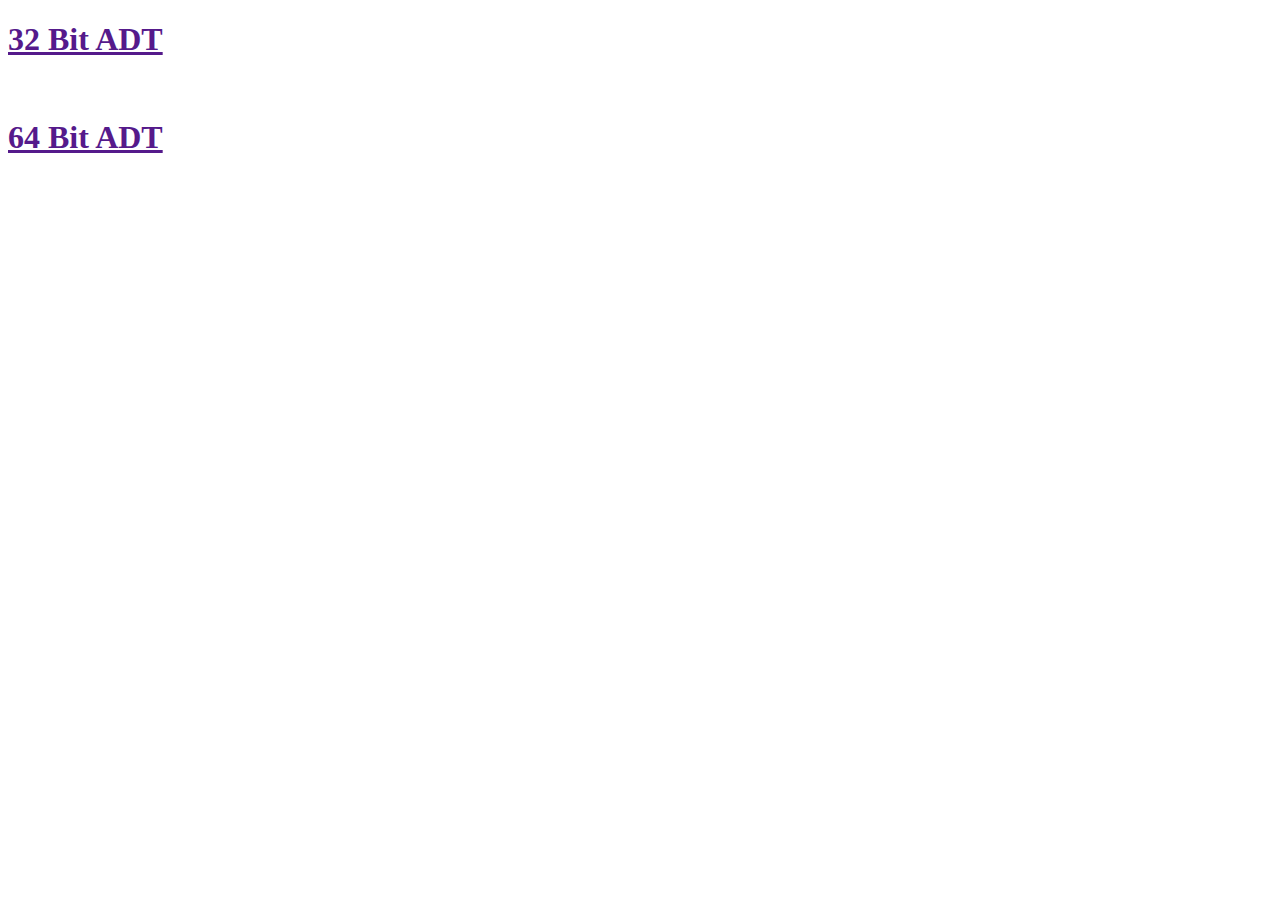
<file: Android/index.html>
<!DOCTYPE html>
<html lang="en">
<head>
  <meta charset="UTF-8">
  <meta name="viewport" content="width=device-width, initial-scale=1.0">
  <meta http-equiv="X-UA-Compatible" content="ie=edge">
  <title>Android Older Version</title>
</head>
<body>
  <h1><a href="">32 Bit ADT </a></h1>
  <br>
  <h1><a href="">64 Bit ADT </a></h1>
</body>
</html>
</file>
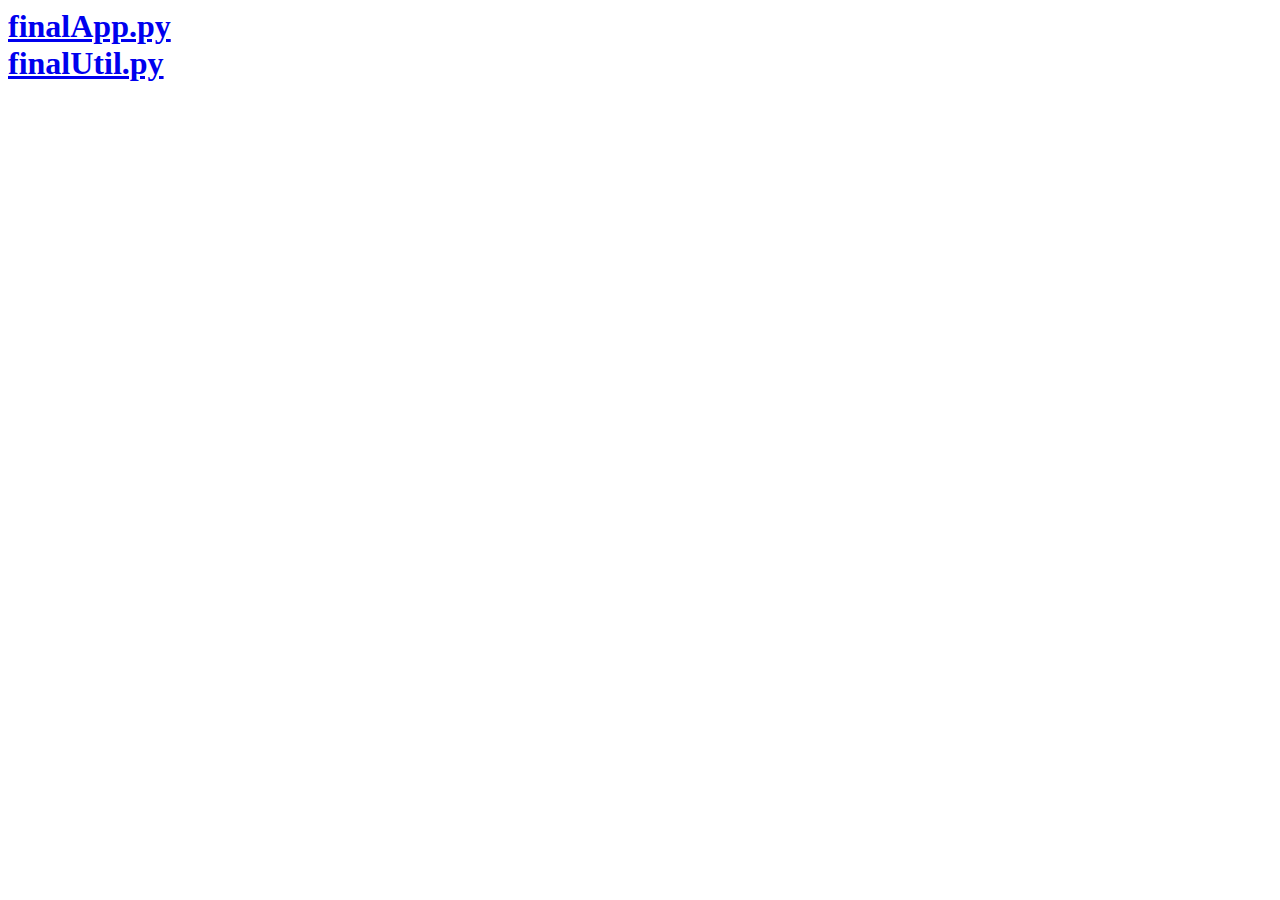
<file: chatbot/index.html>
<html>
<body>
<h1>
<a href="https://raw.githubusercontent.com/aadu999/aadu999.github.io/master/chatbot/finalApp.py">finalApp.py</a></br>
<a href="https://raw.githubusercontent.com/aadu999/aadu999.github.io/master/chatbot/finalUtil.py">finalUtil.py</a>
</h1>
</body>
</html>
</file>
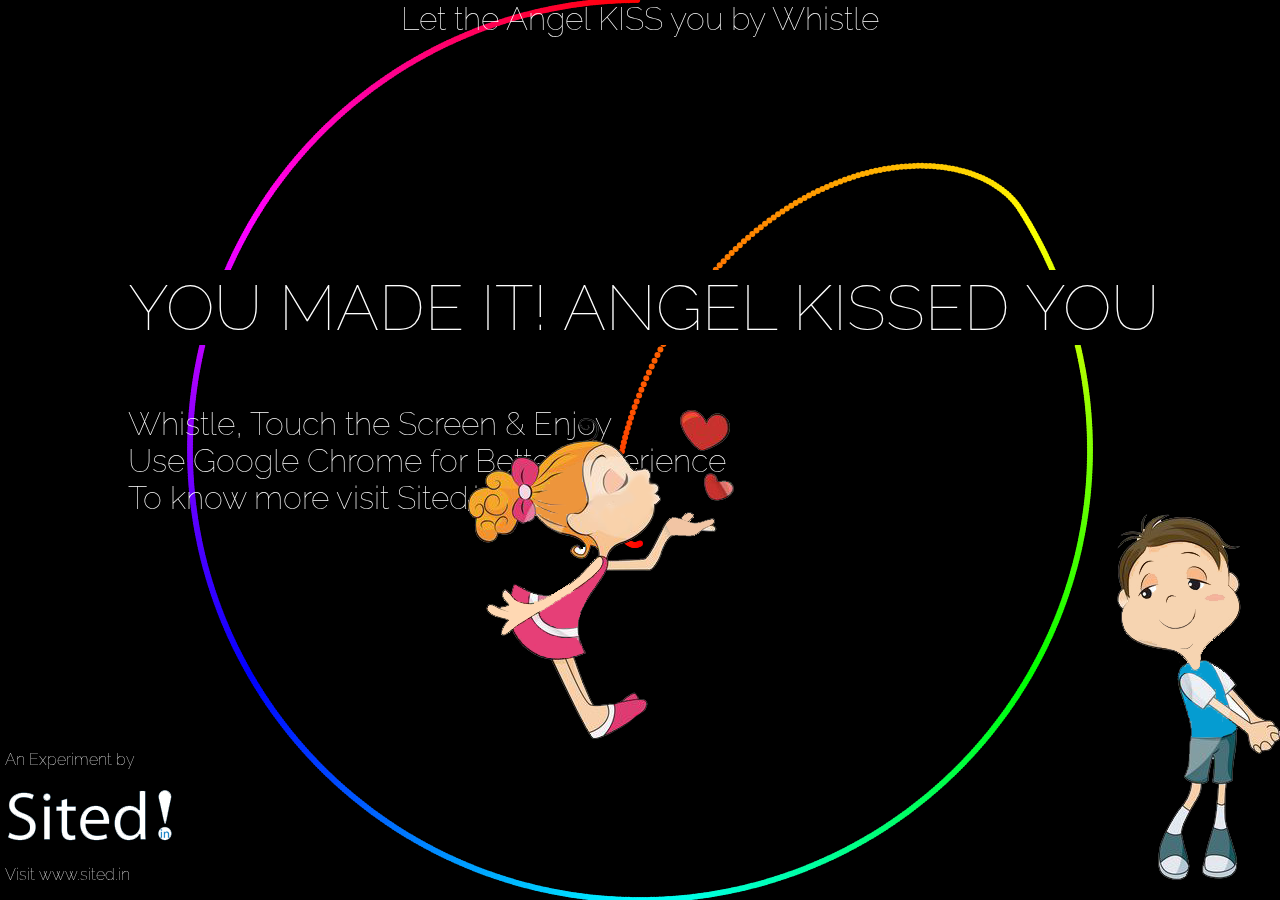
<file: kiss/index.html>
<!DOCTYPE html>
<html lang="en">
<head>
	<meta charset="UTF-8">
	<title>Let Her Kiss You by Whistle | Sited.in</title>
	<script src="//cdnjs.cloudflare.com/ajax/libs/jquery/2.1.1/jquery.min.js"></script>
	<script src="jquery.transit.min.js"></script>
	<script src="snap.svg-min.js"></script>
	<script src="main.js"></script>
        <script src="mainm.js"></script>
	<link rel="stylesheet" href="style.css">
        <link rel="shortcut icon" href="favicon.ico" />

<meta property="fb:app_id" content="366707483478932" />
<meta property="fb:admins" content="1178122373" />
<meta property="og:locale" content="en_US" />
<meta property="og:site_name" content="Sited.in" />
<meta property="og:title" content="Let Her Kiss You by Whistle | Sited.in" />
<meta property="og:url" content="http://sited.in/e/" />
<link rel="canonical" href="http://sited.in/" />
<meta property="og:type" content="blog" />
<meta property="og:description" content="Let Her Kiss You by Whistle is a new chrome experiment by Sited.in. Play Pranks with your friends just by creating a custom link. This is so cool Check it out NOW, Whistle and Enjoy" />
<meta name="description" content="Let Her Kiss You by Whistle is a new chrome experiment by Sited.in. Play Pranks with your friends just by creating a custom link. This is so cool Check it out NOW, Whistle and Enjoy" />
<meta property="og:image" content="http://sited.in/wp-content/uploads/2014/10/Capture.png" />
</head>
<body>
<div id="fb-root"></div>
<script>(function(d, s, id) {
  var js, fjs = d.getElementsByTagName(s)[0];
  if (d.getElementById(id)) return;
  js = d.createElement(s); js.id = id;
  js.src = "//connect.facebook.net/en_US/sdk.js#xfbml=1&appId=366707483478932&version=v2.0";
  fjs.parentNode.insertBefore(js, fjs);
}(document, 'script', 'facebook-jssdk'));</script>
<div class="tag">Let the Angel KISS you by Whistle</div>
        <canvas id="surface" width="590" height="590"></canvas>
	<svg id="canvas">Use Google Chrome Get it here </svg>       
<div class="logo"><script async src="//pagead2.googlesyndication.com/pagead/js/adsbygoogle.js"></script>
<!-- Let Her Kiss -->
<ins class="adsbygoogle"
     style="display:inline-block;width:320px;height:100px"
     data-ad-client="ca-pub-4816754698051176"
     data-ad-slot="4800484067"></ins>
<script>
(adsbygoogle = window.adsbygoogle || []).push({});
</script></div>
	<div class="cherukkan">
		<img src="boy.png" alt="Sited.in - boy" />
		<h3><h3>
	</div>
        <div class="kiss">You Made It! Angel Kissed You</div>
        <div class="kisst">Whistle, Touch the Screen & Enjoy<br/>Use Google Chrome for Better Experience
        <br/>To know more visit <a href="http://sited.in/angel-whistle/">Sited.in/blogs/</a><br/>
        <div class="fb-like" data-href="http://sited.in/e/" data-layout="button_count" data-action="like" data-show-faces="true" data-share="true"></div>
        </div>
	<div class="message"></div>
        <div class="info">An Experiment by
<p><a href="http://sited.in/"><img src="logo-header4.png" alt="Sited logo"></a></p>
<p>Visit www.sited.in</p>
</div>
	<div class="ladki_box">
		<div class="ladki">
                   <img src="girl.png" alt="Sited.in - adarsh" />
                    <h3><h3>
		</div>
	</div>
 <!-- analytics -->
    <script>
  (function(i,s,o,g,r,a,m){i['GoogleAnalyticsObject']=r;i[r]=i[r]||function(){
  (i[r].q=i[r].q||[]).push(arguments)},i[r].l=1*new Date();a=s.createElement(o),
  m=s.getElementsByTagName(o)[0];a.async=1;a.src=g;m.parentNode.insertBefore(a,m)
  })(window,document,'script','//www.google-analytics.com/analytics.js','ga');

  ga('create', 'UA-55383830-1', 'auto');
  ga('send', 'pageview');

</script>

</body>
</html>
</file>
<file: assets/css/themes.light.css>
/**
 * THEMES.LIGHT
 */
/* Body */
body {
  background: #fff;
  color: #939393;
}

/* Heading */
h1,
h2,
h3,
h4,
h5,
h6 {
  color: #727272;
}

/* Link Container */
.t-link-container {
  color: inherit;
  display: block;
}

.t-link-container:hover,
.t-link-container:focus,
.t-link-container:active {
  color: inherit;
}

.t-link-container .t-link-container__item--blended {
  color: inherit;
}

/* Links */
a,
.t-link-container .t-link-container__item,
.t-link-container:hover .t-link-container__item--blended {
  color: #F8BB10;
}

/* Hover Links */
a:hover,
a:focus,
a:active,
.t-link-container:hover .t-link-container__item {
  color: #e0a707;
}

/* Horizontal Rulers */
hr,
.t-border-color {
  border-color: #ececec;
}

hr,
.t-border-color-bg {
  background: #ececec;
}

/* Primary Color */
.t-primary-color,
.t-primary-color-line {
  color: #F8BB10;
}

.t-primary-bg,
.t-primary-color-line {
  background: #F8BB10;
}

/* Preloader */
.t-preloader__spinner:not(:required):before {
  border-top-color: #F8BB10;
  border-bottom-color: #F8BB10;
}

/* Brand Colors */
.t-title__first-word {
  color: #939393;
}

.t-title__second-word {
  color: #F8BB10;
}

.t-sub-title {
  color: #939393;
}

/* Brand Typography */
.t-title {
  font-size: 4.8rem;
  line-height: 0.91;
}

.t-title__first-word {
  text-transform: lowercase;
  font-weight: 300;
}

.t-title__second-word {
  text-transform: uppercase;
  font-weight: 700;
}

.t-sub-title {
  font-weight: 300;
  font-size: 1.5rem;
  margin-left: .3rem;
}

/* Icons */
.fa {
  color: #e0e0e0;
}

/* Social Buttons */
.t-social-button {
  background: #ededed;
  border-color: #ededed;
}

.t-social-button .fa {
  color: #c6c6c6;
}

.t-social-button:hover {
  background: transparent;
}

.t-social-button:hover .fa {
  color: #F8BB10;
}

/* Image Overlay */
.t-image-overlay {
  background: #fff;
}

.t-image-overlay * {
  color: #3a3a3a;
}

.t-image-overlay:hover img {
  opacity: 0.2;
}

.t-image-overlay__deco-line {
  color: #535353;
  background: #535353;
}

/* Transition */
a,
button,
a .fa,
.t-link-container .t-link-container__item,
.t-link-container .t-link-container__item--blended {
  transition: all .15s linear;
}

/* Sections */
.t-section__header {
  background: #fafafa;
}

.t-section__content,
.t-section--header .t-section__header {
  background: #fff;
}

.t-section__content-border-color {
  border-color: #fff;
}

.t-timeline__point {
  box-shadow: 0 0 0 6px #fff;
}

@media (max-width: 1023px) {
  .t-section__header {
    border-top: 1px solid #ececec;
    border-bottom: 1px solid #ececec;
  }
  .t-section--header .t-section__header {
    border-top: none;
    border-bottom: none;
  }
}

@media (min-width: 1024px) {
  /* Odd Sections */
  .t-section,
  .t-section__header,
  .t-section--header .t-section__header {
    background: #fbfbfb;
  }
  .t-section__content {
    background: #fff;
  }
  /* Even Sections */
  .t-section:nth-child(even),
  .t-section:nth-child(even) .t-section__header {
    background: #f8f8f8;
  }
  .t-section:nth-child(even) .t-section__content {
    background: #fcfcfc;
  }
  .t-section:nth-child(even) .t-timeline__point {
    box-shadow: 0 0 0 6px #fcfcfc;
  }
}

/*# sourceMappingURL=themes.light.css.map */
</file>
<file: kiss/style.css>
@import url(https://fonts.googleapis.com/css?family=Raleway:400,100);

body {
	background: #000;
	font-family: 'Raleway', sans-serif;
	font-weight: 100;
	margin: 0;
	padding: 0;
}

#canvas {
	width: 100%;
	height: 100%;
	position: fixed;
}
canvas {
z-index:200;
	background-color: #000;
	display: block;
        height:100%;
        width:100%;
}

.tag{
z-index:999;
position:absolute;
color:white;
text-align:center;
width:100%;
font-size: 2em;

}
.logo{
z-index:-999;
position:absolute;
top:0;
right:0;
text-align:center;
color:white;

}
.logo img {
diplay:block;

}
.info{
z-index:999;
position:absolute;
bottom:0;
left:5px;
color:white;
}
.info h3{
color:white;
}

/* message */
.kisst {
	font-size: 2em;
	color: #fff;
	position: absolute;
	left: 10%;
	top: 45%;
        z-index:222;
        
}
.kisst a:link{
 text-decoration:none;
 color:white;
}
.kiss {
	font-size: 4em;
	text-transform: uppercase;
	color: #fff;
	position: absolute;
	left: 10%;
	top: 30%;
        z-index:222;
        background-color:black;
}
.message {
        z-index:100;
	font-size: 4em;
	text-transform: uppercase;
	color: #fff;
	position: absolute;
	left: 10%;
	top: 30%;
}

/* ladki and motion animations */
.ladki_box {
        z-index:999;
	position: absolute;
	height: 337px;
	width: 272px;
	top: 45%;
	left: calc(50% - 175px);
	//border: 1px solid black;	
}
.ladki {
	position: absolute;
	height: 337px;
	-webkit-transform-origin: center;
	//animation-name: fly;
	//animation-duration: 10s;
	//border: 1px solid white;
        color:white;
        text-align:center;
}
.ladki h3 {

-webkit-margin-before: -10px;

}

@keyframes fly {
	from {
		transform: translate(0,0) rotate(0deg);
	}
	50% {
		transform: translate(300px, 300px) rotate(180deg);
	}
	to {
		transform: translate(0px, 500px) rotate(300deg);
	}	
}

.girl
{
background: url(girl.png);
height:100%;
width:100%;

}
.cherukkan
{
position:absolute;
right:0;
bottom:0px;
text-align:center;
}
.cherukkan h3
{
color:white;
}
.cherukkan img 
{
display:block;
margin:0;
}
@keyframes flap {
	from {
		transform: none;
	}
	50% {
		transform: rotateY(80deg);
	}
	to {
		transform: none;
	}
}
</file>
<file: assets/plugins/nivo-lightbox/themes/default/default.css>
/*
 * Nivo Lightbox Default Theme v1.0
 * http://dev7studios.com/nivo-lightbox
 *
 * Copyright 2013, Dev7studios
 * Free to use and abuse under the MIT license.
 * http://www.opensource.org/licenses/mit-license.php
 */
 
.nivo-lightbox-theme-default.nivo-lightbox-overlay { 
	background: #666;
	background: rgba(0,0,0,0.6); 
}
.nivo-lightbox-theme-default .nivo-lightbox-content.nivo-lightbox-loading { background: url(loading.gif) no-repeat 50% 50%; }

.nivo-lightbox-theme-default .nivo-lightbox-nav {
	top: 10%;
	width: 8%;
	height: 80%;
	text-indent: -9999px;
	background-repeat: no-repeat;
	background-position: 50% 50%;
	opacity: 0.5;
}
.nivo-lightbox-theme-default .nivo-lightbox-nav:hover { 
	opacity: 1; 
	background-color: rgba(0,0,0,0.5);
}
.nivo-lightbox-theme-default .nivo-lightbox-prev { 
	background-image: url(prev.png); 
	border-radius: 0 3px 3px 0;
}
.nivo-lightbox-theme-default .nivo-lightbox-next { 
	background-image: url(next.png); 
	border-radius: 3px 0 0 3px;
}

.nivo-lightbox-theme-default .nivo-lightbox-close {
	display: block;
	background: url(close.png) no-repeat 5px 5px;
	width: 16px;
	height: 16px;
	text-indent: -9999px;
	padding: 5px;
	opacity: 0.5;
}
.nivo-lightbox-theme-default .nivo-lightbox-close:hover { opacity: 1; }

.nivo-lightbox-theme-default .nivo-lightbox-title-wrap { bottom: -7%; }
.nivo-lightbox-theme-default .nivo-lightbox-title {
	font: 14px/20px 'Helvetica Neue', Helvetica, Arial, sans-serif;
	font-style: normal;
	font-weight: normal;
	background: #000;
	color: #fff;
	padding: 7px 15px;
	border-radius: 30px;
}

.nivo-lightbox-theme-default .nivo-lightbox-image img {
	background: #fff;
	-webkit-box-shadow: 0px 1px 1px rgba(0,0,0,0.4);
	   -moz-box-shadow: 0px 1px 1px rgba(0,0,0,0.4);
	        box-shadow: 0px 1px 1px rgba(0,0,0,0.4);
}
.nivo-lightbox-theme-default .nivo-lightbox-ajax,
.nivo-lightbox-theme-default .nivo-lightbox-inline {
	background: #fff;
	padding: 40px;
	-webkit-box-shadow: 0px 1px 1px rgba(0,0,0,0.4);
	   -moz-box-shadow: 0px 1px 1px rgba(0,0,0,0.4);
	        box-shadow: 0px 1px 1px rgba(0,0,0,0.4);
}

@media (-webkit-min-device-pixel-ratio: 1.3),
       (-o-min-device-pixel-ratio: 2.6/2),
       (min--moz-device-pixel-ratio: 1.3),
       (min-device-pixel-ratio: 1.3),
       (min-resolution: 1.3dppx) {

	.nivo-lightbox-theme-default .nivo-lightbox-content.nivo-lightbox-loading { 
		background-image: url(loading%402x.gif); 
		background-size: 32px 32px;
	}
	.nivo-lightbox-theme-default .nivo-lightbox-prev { 
		background-image: url(prev%402x.png); 
		background-size: 48px 48px;
	}
	.nivo-lightbox-theme-default .nivo-lightbox-next { 
		background-image: url(next%402x.png); 
		background-size: 48px 48px;
	}
	.nivo-lightbox-theme-default .nivo-lightbox-close { 
		background-image: url(close%402x.png); 
		background-size: 16px 16px;
	}
	
}
</file>
<file: assets/css/main.css>
@charset "UTF-8";
/*! normalize.css v3.0.3 | MIT License | github.com/necolas/normalize.css */
/**
 * 1. Set default font family to sans-serif.
 * 2. Prevent iOS and IE text size adjust after device orientation change,
 *    without disabling user zoom.
 */
html {
  font-family: sans-serif;
  /* 1 */
  -ms-text-size-adjust: 100%;
  /* 2 */
  -webkit-text-size-adjust: 100%;
  /* 2 */
}

/**
 * Remove default margin.
 */
body {
  margin: 0;
}

/* HTML5 display definitions
   ========================================================================== */
/**
 * Correct `block` display not defined for any HTML5 element in IE 8/9.
 * Correct `block` display not defined for `details` or `summary` in IE 10/11
 * and Firefox.
 * Correct `block` display not defined for `main` in IE 11.
 */
article,
aside,
details,
figcaption,
figure,
footer,
header,
main,
menu,
nav,
section,
summary {
  display: block;
}

/**
 * 1. Correct `inline-block` display not defined in IE 8/9.
 * 2. Normalize vertical alignment of `progress` in Chrome, Firefox, and Opera.
 */
audio,
canvas,
progress,
video {
  display: inline-block;
  /* 1 */
  vertical-align: baseline;
  /* 2 */
}

/**
 * Prevent modern browsers from displaying `audio` without controls.
 * Remove excess height in iOS 5 devices.
 */
audio:not([controls]) {
  display: none;
  height: 0;
}

/**
 * Address `[hidden]` styling not present in IE 8/9/10.
 * Hide the `template` element in IE 8/9/10/11, Safari, and Firefox < 22.
 */
[hidden],
template {
  display: none;
}

/* Links
   ========================================================================== */
/**
 * Remove the gray background color from active links in IE 10.
 */
a {
  background-color: transparent;
}

/**
 * Improve readability of focused elements when they are also in an
 * active/hover state.
 */
a:active,
a:hover {
  outline: 0;
}

/* Text-level semantics
   ========================================================================== */
/**
 * Address styling not present in IE 8/9/10/11, Safari, and Chrome.
 */
abbr[title] {
  border-bottom: 1px dotted;
}

/**
 * Address style set to `bolder` in Firefox 4+, Safari, and Chrome.
 */
b,
strong {
  font-weight: bold;
}

/**
 * Address styling not present in Safari and Chrome.
 */
dfn {
  font-style: italic;
}

/**
 * Address variable `h1` font-size and margin within `section` and `article`
 * contexts in Firefox 4+, Safari, and Chrome.
 */
h1 {
  font-size: 2em;
  margin: 0.67em 0;
}

/**
 * Address styling not present in IE 8/9.
 */
mark {
  background: #ff0;
  color: #000;
}

/**
 * Address inconsistent and variable font size in all browsers.
 */
small {
  font-size: 80%;
}

/**
 * Prevent `sub` and `sup` affecting `line-height` in all browsers.
 */
sub,
sup {
  font-size: 75%;
  line-height: 0;
  position: relative;
  vertical-align: baseline;
}

sup {
  top: -0.5em;
}

sub {
  bottom: -0.25em;
}

/* Embedded content
   ========================================================================== */
/**
 * Remove border when inside `a` element in IE 8/9/10.
 */
img {
  border: 0;
}

/**
 * Correct overflow not hidden in IE 9/10/11.
 */
svg:not(:root) {
  overflow: hidden;
}

/* Grouping content
   ========================================================================== */
/**
 * Address margin not present in IE 8/9 and Safari.
 */
figure {
  margin: 1em 40px;
}

/**
 * Address differences between Firefox and other browsers.
 */
hr {
  box-sizing: content-box;
  height: 0;
}

/**
 * Contain overflow in all browsers.
 */
pre {
  overflow: auto;
}

/**
 * Address odd `em`-unit font size rendering in all browsers.
 */
code,
kbd,
pre,
samp {
  font-family: monospace, monospace;
  font-size: 1em;
}

/* Forms
   ========================================================================== */
/**
 * Known limitation: by default, Chrome and Safari on OS X allow very limited
 * styling of `select`, unless a `border` property is set.
 */
/**
 * 1. Correct color not being inherited.
 *    Known issue: affects color of disabled elements.
 * 2. Correct font properties not being inherited.
 * 3. Address margins set differently in Firefox 4+, Safari, and Chrome.
 */
button,
input,
optgroup,
select,
textarea {
  color: inherit;
  /* 1 */
  font: inherit;
  /* 2 */
  margin: 0;
  /* 3 */
}

/**
 * Address `overflow` set to `hidden` in IE 8/9/10/11.
 */
button {
  overflow: visible;
}

/**
 * Address inconsistent `text-transform` inheritance for `button` and `select`.
 * All other form control elements do not inherit `text-transform` values.
 * Correct `button` style inheritance in Firefox, IE 8/9/10/11, and Opera.
 * Correct `select` style inheritance in Firefox.
 */
button,
select {
  text-transform: none;
}

/**
 * 1. Avoid the WebKit bug in Android 4.0.* where (2) destroys native `audio`
 *    and `video` controls.
 * 2. Correct inability to style clickable `input` types in iOS.
 * 3. Improve usability and consistency of cursor style between image-type
 *    `input` and others.
 */
button,
html input[type="button"],
input[type="reset"],
input[type="submit"] {
  -webkit-appearance: button;
  /* 2 */
  cursor: pointer;
  /* 3 */
}

/**
 * Re-set default cursor for disabled elements.
 */
button[disabled],
html input[disabled] {
  cursor: default;
}

/**
 * Remove inner padding and border in Firefox 4+.
 */
button::-moz-focus-inner,
input::-moz-focus-inner {
  border: 0;
  padding: 0;
}

/**
 * Address Firefox 4+ setting `line-height` on `input` using `!important` in
 * the UA stylesheet.
 */
input {
  line-height: normal;
}

/**
 * It's recommended that you don't attempt to style these elements.
 * Firefox's implementation doesn't respect box-sizing, padding, or width.
 *
 * 1. Address box sizing set to `content-box` in IE 8/9/10.
 * 2. Remove excess padding in IE 8/9/10.
 */
input[type="checkbox"],
input[type="radio"] {
  box-sizing: border-box;
  /* 1 */
  padding: 0;
  /* 2 */
}

/**
 * Fix the cursor style for Chrome's increment/decrement buttons. For certain
 * `font-size` values of the `input`, it causes the cursor style of the
 * decrement button to change from `default` to `text`.
 */
input[type="number"]::-webkit-inner-spin-button,
input[type="number"]::-webkit-outer-spin-button {
  height: auto;
}

/**
 * 1. Address `appearance` set to `searchfield` in Safari and Chrome.
 * 2. Address `box-sizing` set to `border-box` in Safari and Chrome.
 */
input[type="search"] {
  -webkit-appearance: textfield;
  /* 1 */
  box-sizing: content-box;
  /* 2 */
}

/**
 * Remove inner padding and search cancel button in Safari and Chrome on OS X.
 * Safari (but not Chrome) clips the cancel button when the search input has
 * padding (and `textfield` appearance).
 */
input[type="search"]::-webkit-search-cancel-button,
input[type="search"]::-webkit-search-decoration {
  -webkit-appearance: none;
}

/**
 * Define consistent border, margin, and padding.
 */
fieldset {
  border: 1px solid #c0c0c0;
  margin: 0 2px;
  padding: 0.35em 0.625em 0.75em;
}

/**
 * 1. Correct `color` not being inherited in IE 8/9/10/11.
 * 2. Remove padding so people aren't caught out if they zero out fieldsets.
 */
legend {
  border: 0;
  /* 1 */
  padding: 0;
  /* 2 */
}

/**
 * Remove default vertical scrollbar in IE 8/9/10/11.
 */
textarea {
  overflow: auto;
}

/**
 * Don't inherit the `font-weight` (applied by a rule above).
 * NOTE: the default cannot safely be changed in Chrome and Safari on OS X.
 */
optgroup {
  font-weight: bold;
}

/* Tables
   ========================================================================== */
/**
 * Remove most spacing between table cells.
 */
table {
  border-collapse: collapse;
  border-spacing: 0;
}

td,
th {
  padding: 0;
}

body,
h1, h2, h3, h4, h5, h6,
p,
blockquote,
pre,
dl, dd,
ol, ul,
form, fieldset, legend,
figure,
table, th, td, caption,
hr {
  margin: 0;
  padding: 0;
}

abbr[title],
dfn[title] {
  cursor: help;
}

address {
  font-style: normal;
}

ol ol,
ul ul,
ol ul,
ul ol {
  margin-bottom: 0;
}

img {
  font-style: italic;
  vertical-align: middle;
}

label {
  display: inline-block;
}

input,
button,
select,
textarea {
  line-height: inherit;
  border-radius: 0;
}

textarea {
  resize: vertical;
}

fieldset {
  min-width: 0;
  border: 0;
}

legend {
  display: block;
  width: 100%;
  line-height: inherit;
}

input[type="search"] {
  box-sizing: inherit;
  -webkit-appearance: none;
}

html {
  box-sizing: border-box;
}

*,
*::before,
*::after {
  box-sizing: inherit;
}

h1, h2, h3, h4, h5, h6,
p,
ul, ol,
dl,
blockquote,
address,
hr,
table,
fieldset,
figure,
pre,
.c-progress-bar {
  margin-bottom: 0.55rem;
}

html {
  font-size: 14px;
  min-height: 100%;
  -webkit-text-size-adjust: 100%;
  -ms-text-size-adjust: 100%;
  -moz-osx-font-smoothing: grayscale;
  -webkit-font-smoothing: antialiased;
}

body {
  font-size: 1rem;
  font-family: Lato, "Helvetica Neue", Helvetica, Arial, sans-serif;
  line-height: 1.75;
  color: #333;
  background: #fff;
}

html,
body {
  height: 100%;
}

body {
  font-weight: 400;
  -webkit-font-smoothing: subpixel-antialiased;
}

h1,
h2,
h3, .c-number,
h4,
h5,
h6 {
  font-family: Lato, "Helvetica Neue", Helvetica, Arial, sans-serif;
  font-weight: 600;
}

h1 small,
h2 small,
h3 small, .c-number small,
h4 small,
h5 small,
h6 small {
  font-weight: 400;
  font-size: .7em;
}

h2,
h3, .c-number {
  font-size: 1.2rem;
  line-height: 1.45;
  text-transform: uppercase;
}

a {
  text-decoration: none;
}

hr {
  height: 2px;
  color: #ccc;
  background: #ccc;
  font-size: 0;
  border: 0;
}

ul,
ol,
dd {
  margin-left: 3.5rem;
  padding: 0;
}

[dir=rtl] ul, [dir=rtl]
ol, [dir=rtl]
dd {
  margin-right: 3.5rem;
}

img {
  max-width: 100%;
}

img[width],
img[height] {
  max-width: none;
}

.o-list-bare,
.c-social-buttons,
.c-clients {
  margin-left: 0;
  padding: 0;
  list-style: none;
}

[dir=rtl] .o-list-bare,
[dir=rtl] .c-social-buttons,
[dir=rtl] .c-clients {
  margin-right: 0;
}

.o-list-inline {
  margin-left: 0;
  padding: 0;
  list-style: none;
}

.o-list-inline > li {
  display: inline-block;
}

[dir=rtl] .o-list-inline {
  margin-right: 0;
}

.o-media {
  display: -webkit-flex;
  display: -ms-flexbox;
  display: flex;
  -webkit-align-items: flex-start;
      -ms-flex-align: start;
          align-items: flex-start;
}

.o-media__figure {
  margin-right: 1rem;
}

.o-media__body {
  -webkit-flex: 1;
      -ms-flex: 1;
          flex: 1;
}

.o-media__body,
.o-media__body :last-child {
  margin-bottom: 0;
}

.o-media--reverse > .o-media__figure {
  -webkit-order: 1;
      -ms-flex-order: 1;
          order: 1;
  margin-left: 1rem;
  margin-right: 0;
}

.o-media--flush > .o-media__figure {
  margin-left: 0;
  margin-right: 0;
}

.o-media--block > .o-media__figure {
  margin-left: 0;
  margin-right: 0;
  width: 2.8rem;
}

.o-container {
  max-width: 1276px;
  margin: 0 auto;
}

.o-content {
  padding-bottom: 1.75rem;
}

.o-content__body,
.o-content__body :last-child {
  margin-bottom: 0;
}

@media (min-width: 760px) {
  .o-content {
    padding-bottom: 1.75rem;
  }
}

@media (min-width: 1200px) {
  .o-content {
    padding-bottom: 2.7125rem;
  }
}

.o-grid {
  display: -webkit-flex;
  display: -ms-flexbox;
  display: flex;
  -webkit-flex-flow: row wrap;
      -ms-flex-flow: row wrap;
          flex-flow: row wrap;
  margin-right: -3.5rem;
  position: relative;
}

.o-grid--gallery {
  margin-right: -1.75rem;
  margin-bottom: -1.75rem;
}

.o-grid--gallery [class*="o-grid__col"] {
  padding-right: 1.75rem;
  margin-bottom: 1.75rem;
}

[class*="o-grid__col"] {
  width: 100%;
  padding-right: 3.5rem;
  margin-bottom: 0;
}

.o-grid__col-xs-1 {
  -webkit-flex: 0 0 auto;
      -ms-flex: 0 0 auto;
          flex: 0 0 auto;
  width: calc(99.999999% * 0.08333);
}

.o-grid__col-xs-1:nth-child(1n){
  margin-right: 0;
}

.o-grid__col-xs-1:last-child{
  margin-right: 0;
}

.o-grid__col-xs-1:nth-child(0n){
  float: right;
}

.o-grid__col-xs-1:nth-child(0n){
  margin-right: 0;
}

.o-grid__col-xs-2 {
  -webkit-flex: 0 0 auto;
      -ms-flex: 0 0 auto;
          flex: 0 0 auto;
  width: calc(99.999999% * 0.16667);
}

.o-grid__col-xs-2:nth-child(1n){
  margin-right: 0;
}

.o-grid__col-xs-2:last-child{
  margin-right: 0;
}

.o-grid__col-xs-2:nth-child(0n){
  float: right;
}

.o-grid__col-xs-2:nth-child(0n){
  margin-right: 0;
}

.o-grid__col-xs-3 {
  -webkit-flex: 0 0 auto;
      -ms-flex: 0 0 auto;
          flex: 0 0 auto;
  width: calc(99.999999% * 0.25);
}

.o-grid__col-xs-3:nth-child(1n){
  margin-right: 0;
}

.o-grid__col-xs-3:last-child{
  margin-right: 0;
}

.o-grid__col-xs-3:nth-child(0n){
  float: right;
}

.o-grid__col-xs-3:nth-child(0n){
  margin-right: 0;
}

.o-grid__col-xs-4 {
  -webkit-flex: 0 0 auto;
      -ms-flex: 0 0 auto;
          flex: 0 0 auto;
  width: calc(99.999999% * 0.33333);
}

.o-grid__col-xs-4:nth-child(1n){
  margin-right: 0;
}

.o-grid__col-xs-4:last-child{
  margin-right: 0;
}

.o-grid__col-xs-4:nth-child(0n){
  float: right;
}

.o-grid__col-xs-4:nth-child(0n){
  margin-right: 0;
}

.o-grid__col-xs-5 {
  -webkit-flex: 0 0 auto;
      -ms-flex: 0 0 auto;
          flex: 0 0 auto;
  width: calc(99.999999% * 0.41667);
}

.o-grid__col-xs-5:nth-child(1n){
  margin-right: 0;
}

.o-grid__col-xs-5:last-child{
  margin-right: 0;
}

.o-grid__col-xs-5:nth-child(0n){
  float: right;
}

.o-grid__col-xs-5:nth-child(0n){
  margin-right: 0;
}

.o-grid__col-xs-6 {
  -webkit-flex: 0 0 auto;
      -ms-flex: 0 0 auto;
          flex: 0 0 auto;
  width: calc(99.999999% * 0.5);
}

.o-grid__col-xs-6:nth-child(1n){
  margin-right: 0;
}

.o-grid__col-xs-6:last-child{
  margin-right: 0;
}

.o-grid__col-xs-6:nth-child(0n){
  float: right;
}

.o-grid__col-xs-6:nth-child(0n){
  margin-right: 0;
}

.o-grid__col-xs-7 {
  -webkit-flex: 0 0 auto;
      -ms-flex: 0 0 auto;
          flex: 0 0 auto;
  width: calc(99.999999% * 0.58333);
}

.o-grid__col-xs-7:nth-child(1n){
  margin-right: 0;
}

.o-grid__col-xs-7:last-child{
  margin-right: 0;
}

.o-grid__col-xs-7:nth-child(0n){
  float: right;
}

.o-grid__col-xs-7:nth-child(0n){
  margin-right: 0;
}

.o-grid__col-xs-8 {
  -webkit-flex: 0 0 auto;
      -ms-flex: 0 0 auto;
          flex: 0 0 auto;
  width: calc(99.999999% * 0.66667);
}

.o-grid__col-xs-8:nth-child(1n){
  margin-right: 0;
}

.o-grid__col-xs-8:last-child{
  margin-right: 0;
}

.o-grid__col-xs-8:nth-child(0n){
  float: right;
}

.o-grid__col-xs-8:nth-child(0n){
  margin-right: 0;
}

.o-grid__col-xs-9 {
  -webkit-flex: 0 0 auto;
      -ms-flex: 0 0 auto;
          flex: 0 0 auto;
  width: calc(99.999999% * 0.75);
}

.o-grid__col-xs-9:nth-child(1n){
  margin-right: 0;
}

.o-grid__col-xs-9:last-child{
  margin-right: 0;
}

.o-grid__col-xs-9:nth-child(0n){
  float: right;
}

.o-grid__col-xs-9:nth-child(0n){
  margin-right: 0;
}

.o-grid__col-xs-10 {
  -webkit-flex: 0 0 auto;
      -ms-flex: 0 0 auto;
          flex: 0 0 auto;
  width: calc(99.999999% * 0.83333);
}

.o-grid__col-xs-10:nth-child(1n){
  margin-right: 0;
}

.o-grid__col-xs-10:last-child{
  margin-right: 0;
}

.o-grid__col-xs-10:nth-child(0n){
  float: right;
}

.o-grid__col-xs-10:nth-child(0n){
  margin-right: 0;
}

.o-grid__col-xs-11 {
  -webkit-flex: 0 0 auto;
      -ms-flex: 0 0 auto;
          flex: 0 0 auto;
  width: calc(99.999999% * 0.91667);
}

.o-grid__col-xs-11:nth-child(1n){
  margin-right: 0;
}

.o-grid__col-xs-11:last-child{
  margin-right: 0;
}

.o-grid__col-xs-11:nth-child(0n){
  float: right;
}

.o-grid__col-xs-11:nth-child(0n){
  margin-right: 0;
}

.o-grid__col-xs-12 {
  -webkit-flex: 0 0 auto;
      -ms-flex: 0 0 auto;
          flex: 0 0 auto;
  width: calc(99.999999% * 1);
}

.o-grid__col-xs-12:nth-child(1n){
  margin-right: 0;
}

.o-grid__col-xs-12:last-child{
  margin-right: 0;
}

.o-grid__col-xs-12:nth-child(0n){
  float: right;
}

.o-grid__col-xs-12:nth-child(0n){
  margin-right: 0;
}

@media (min-width: 600px) {
  .o-grid__col-sm-1 {
    -webkit-flex: 0 0 auto;
        -ms-flex: 0 0 auto;
            flex: 0 0 auto;
    width: calc(99.999999% * 0.08333);
  }
  .o-grid__col-sm-1:nth-child(1n){
    margin-right: 0;
  }
  .o-grid__col-sm-1:last-child{
    margin-right: 0;
  }
  .o-grid__col-sm-1:nth-child(0n){
    float: right;
  }
  .o-grid__col-sm-1:nth-child(0n){
    margin-right: 0;
  }
  .o-grid__col-sm-2 {
    -webkit-flex: 0 0 auto;
        -ms-flex: 0 0 auto;
            flex: 0 0 auto;
    width: calc(99.999999% * 0.16667);
  }
  .o-grid__col-sm-2:nth-child(1n){
    margin-right: 0;
  }
  .o-grid__col-sm-2:last-child{
    margin-right: 0;
  }
  .o-grid__col-sm-2:nth-child(0n){
    float: right;
  }
  .o-grid__col-sm-2:nth-child(0n){
    margin-right: 0;
  }
  .o-grid__col-sm-3 {
    -webkit-flex: 0 0 auto;
        -ms-flex: 0 0 auto;
            flex: 0 0 auto;
    width: calc(99.999999% * 0.25);
  }
  .o-grid__col-sm-3:nth-child(1n){
    margin-right: 0;
  }
  .o-grid__col-sm-3:last-child{
    margin-right: 0;
  }
  .o-grid__col-sm-3:nth-child(0n){
    float: right;
  }
  .o-grid__col-sm-3:nth-child(0n){
    margin-right: 0;
  }
  .o-grid__col-sm-4 {
    -webkit-flex: 0 0 auto;
        -ms-flex: 0 0 auto;
            flex: 0 0 auto;
    width: calc(99.999999% * 0.33333);
  }
  .o-grid__col-sm-4:nth-child(1n){
    margin-right: 0;
  }
  .o-grid__col-sm-4:last-child{
    margin-right: 0;
  }
  .o-grid__col-sm-4:nth-child(0n){
    float: right;
  }
  .o-grid__col-sm-4:nth-child(0n){
    margin-right: 0;
  }
  .o-grid__col-sm-5 {
    -webkit-flex: 0 0 auto;
        -ms-flex: 0 0 auto;
            flex: 0 0 auto;
    width: calc(99.999999% * 0.41667);
  }
  .o-grid__col-sm-5:nth-child(1n){
    margin-right: 0;
  }
  .o-grid__col-sm-5:last-child{
    margin-right: 0;
  }
  .o-grid__col-sm-5:nth-child(0n){
    float: right;
  }
  .o-grid__col-sm-5:nth-child(0n){
    margin-right: 0;
  }
  .o-grid__col-sm-6 {
    -webkit-flex: 0 0 auto;
        -ms-flex: 0 0 auto;
            flex: 0 0 auto;
    width: calc(99.999999% * 0.5);
  }
  .o-grid__col-sm-6:nth-child(1n){
    margin-right: 0;
  }
  .o-grid__col-sm-6:last-child{
    margin-right: 0;
  }
  .o-grid__col-sm-6:nth-child(0n){
    float: right;
  }
  .o-grid__col-sm-6:nth-child(0n){
    margin-right: 0;
  }
  .o-grid__col-sm-7 {
    -webkit-flex: 0 0 auto;
        -ms-flex: 0 0 auto;
            flex: 0 0 auto;
    width: calc(99.999999% * 0.58333);
  }
  .o-grid__col-sm-7:nth-child(1n){
    margin-right: 0;
  }
  .o-grid__col-sm-7:last-child{
    margin-right: 0;
  }
  .o-grid__col-sm-7:nth-child(0n){
    float: right;
  }
  .o-grid__col-sm-7:nth-child(0n){
    margin-right: 0;
  }
  .o-grid__col-sm-8 {
    -webkit-flex: 0 0 auto;
        -ms-flex: 0 0 auto;
            flex: 0 0 auto;
    width: calc(99.999999% * 0.66667);
  }
  .o-grid__col-sm-8:nth-child(1n){
    margin-right: 0;
  }
  .o-grid__col-sm-8:last-child{
    margin-right: 0;
  }
  .o-grid__col-sm-8:nth-child(0n){
    float: right;
  }
  .o-grid__col-sm-8:nth-child(0n){
    margin-right: 0;
  }
  .o-grid__col-sm-9 {
    -webkit-flex: 0 0 auto;
        -ms-flex: 0 0 auto;
            flex: 0 0 auto;
    width: calc(99.999999% * 0.75);
  }
  .o-grid__col-sm-9:nth-child(1n){
    margin-right: 0;
  }
  .o-grid__col-sm-9:last-child{
    margin-right: 0;
  }
  .o-grid__col-sm-9:nth-child(0n){
    float: right;
  }
  .o-grid__col-sm-9:nth-child(0n){
    margin-right: 0;
  }
  .o-grid__col-sm-10 {
    -webkit-flex: 0 0 auto;
        -ms-flex: 0 0 auto;
            flex: 0 0 auto;
    width: calc(99.999999% * 0.83333);
  }
  .o-grid__col-sm-10:nth-child(1n){
    margin-right: 0;
  }
  .o-grid__col-sm-10:last-child{
    margin-right: 0;
  }
  .o-grid__col-sm-10:nth-child(0n){
    float: right;
  }
  .o-grid__col-sm-10:nth-child(0n){
    margin-right: 0;
  }
  .o-grid__col-sm-11 {
    -webkit-flex: 0 0 auto;
        -ms-flex: 0 0 auto;
            flex: 0 0 auto;
    width: calc(99.999999% * 0.91667);
  }
  .o-grid__col-sm-11:nth-child(1n){
    margin-right: 0;
  }
  .o-grid__col-sm-11:last-child{
    margin-right: 0;
  }
  .o-grid__col-sm-11:nth-child(0n){
    float: right;
  }
  .o-grid__col-sm-11:nth-child(0n){
    margin-right: 0;
  }
  .o-grid__col-sm-12 {
    -webkit-flex: 0 0 auto;
        -ms-flex: 0 0 auto;
            flex: 0 0 auto;
    width: calc(99.999999% * 1);
  }
  .o-grid__col-sm-12:nth-child(1n){
    margin-right: 0;
  }
  .o-grid__col-sm-12:last-child{
    margin-right: 0;
  }
  .o-grid__col-sm-12:nth-child(0n){
    float: right;
  }
  .o-grid__col-sm-12:nth-child(0n){
    margin-right: 0;
  }
}

@media (min-width: 760px) {
  .o-grid__col-md-1 {
    -webkit-flex: 0 0 auto;
        -ms-flex: 0 0 auto;
            flex: 0 0 auto;
    width: calc(99.999999% * 0.08333);
  }
  .o-grid__col-md-1:nth-child(1n){
    margin-right: 0;
  }
  .o-grid__col-md-1:last-child{
    margin-right: 0;
  }
  .o-grid__col-md-1:nth-child(0n){
    float: right;
  }
  .o-grid__col-md-1:nth-child(0n){
    margin-right: 0;
  }
  .o-grid__col-md-2 {
    -webkit-flex: 0 0 auto;
        -ms-flex: 0 0 auto;
            flex: 0 0 auto;
    width: calc(99.999999% * 0.16667);
  }
  .o-grid__col-md-2:nth-child(1n){
    margin-right: 0;
  }
  .o-grid__col-md-2:last-child{
    margin-right: 0;
  }
  .o-grid__col-md-2:nth-child(0n){
    float: right;
  }
  .o-grid__col-md-2:nth-child(0n){
    margin-right: 0;
  }
  .o-grid__col-md-3 {
    -webkit-flex: 0 0 auto;
        -ms-flex: 0 0 auto;
            flex: 0 0 auto;
    width: calc(99.999999% * 0.25);
  }
  .o-grid__col-md-3:nth-child(1n){
    margin-right: 0;
  }
  .o-grid__col-md-3:last-child{
    margin-right: 0;
  }
  .o-grid__col-md-3:nth-child(0n){
    float: right;
  }
  .o-grid__col-md-3:nth-child(0n){
    margin-right: 0;
  }
  .o-grid__col-md-4 {
    -webkit-flex: 0 0 auto;
        -ms-flex: 0 0 auto;
            flex: 0 0 auto;
    width: calc(99.999999% * 0.33333);
  }
  .o-grid__col-md-4:nth-child(1n){
    margin-right: 0;
  }
  .o-grid__col-md-4:last-child{
    margin-right: 0;
  }
  .o-grid__col-md-4:nth-child(0n){
    float: right;
  }
  .o-grid__col-md-4:nth-child(0n){
    margin-right: 0;
  }
  .o-grid__col-md-5 {
    -webkit-flex: 0 0 auto;
        -ms-flex: 0 0 auto;
            flex: 0 0 auto;
    width: calc(99.999999% * 0.41667);
  }
  .o-grid__col-md-5:nth-child(1n){
    margin-right: 0;
  }
  .o-grid__col-md-5:last-child{
    margin-right: 0;
  }
  .o-grid__col-md-5:nth-child(0n){
    float: right;
  }
  .o-grid__col-md-5:nth-child(0n){
    margin-right: 0;
  }
  .o-grid__col-md-6 {
    -webkit-flex: 0 0 auto;
        -ms-flex: 0 0 auto;
            flex: 0 0 auto;
    width: calc(99.999999% * 0.5);
  }
  .o-grid__col-md-6:nth-child(1n){
    margin-right: 0;
  }
  .o-grid__col-md-6:last-child{
    margin-right: 0;
  }
  .o-grid__col-md-6:nth-child(0n){
    float: right;
  }
  .o-grid__col-md-6:nth-child(0n){
    margin-right: 0;
  }
  .o-grid__col-md-7 {
    -webkit-flex: 0 0 auto;
        -ms-flex: 0 0 auto;
            flex: 0 0 auto;
    width: calc(99.999999% * 0.58333);
  }
  .o-grid__col-md-7:nth-child(1n){
    margin-right: 0;
  }
  .o-grid__col-md-7:last-child{
    margin-right: 0;
  }
  .o-grid__col-md-7:nth-child(0n){
    float: right;
  }
  .o-grid__col-md-7:nth-child(0n){
    margin-right: 0;
  }
  .o-grid__col-md-8 {
    -webkit-flex: 0 0 auto;
        -ms-flex: 0 0 auto;
            flex: 0 0 auto;
    width: calc(99.999999% * 0.66667);
  }
  .o-grid__col-md-8:nth-child(1n){
    margin-right: 0;
  }
  .o-grid__col-md-8:last-child{
    margin-right: 0;
  }
  .o-grid__col-md-8:nth-child(0n){
    float: right;
  }
  .o-grid__col-md-8:nth-child(0n){
    margin-right: 0;
  }
  .o-grid__col-md-9 {
    -webkit-flex: 0 0 auto;
        -ms-flex: 0 0 auto;
            flex: 0 0 auto;
    width: calc(99.999999% * 0.75);
  }
  .o-grid__col-md-9:nth-child(1n){
    margin-right: 0;
  }
  .o-grid__col-md-9:last-child{
    margin-right: 0;
  }
  .o-grid__col-md-9:nth-child(0n){
    float: right;
  }
  .o-grid__col-md-9:nth-child(0n){
    margin-right: 0;
  }
  .o-grid__col-md-10 {
    -webkit-flex: 0 0 auto;
        -ms-flex: 0 0 auto;
            flex: 0 0 auto;
    width: calc(99.999999% * 0.83333);
  }
  .o-grid__col-md-10:nth-child(1n){
    margin-right: 0;
  }
  .o-grid__col-md-10:last-child{
    margin-right: 0;
  }
  .o-grid__col-md-10:nth-child(0n){
    float: right;
  }
  .o-grid__col-md-10:nth-child(0n){
    margin-right: 0;
  }
  .o-grid__col-md-11 {
    -webkit-flex: 0 0 auto;
        -ms-flex: 0 0 auto;
            flex: 0 0 auto;
    width: calc(99.999999% * 0.91667);
  }
  .o-grid__col-md-11:nth-child(1n){
    margin-right: 0;
  }
  .o-grid__col-md-11:last-child{
    margin-right: 0;
  }
  .o-grid__col-md-11:nth-child(0n){
    float: right;
  }
  .o-grid__col-md-11:nth-child(0n){
    margin-right: 0;
  }
  .o-grid__col-md-12 {
    -webkit-flex: 0 0 auto;
        -ms-flex: 0 0 auto;
            flex: 0 0 auto;
    width: calc(99.999999% * 1);
  }
  .o-grid__col-md-12:nth-child(1n){
    margin-right: 0;
  }
  .o-grid__col-md-12:last-child{
    margin-right: 0;
  }
  .o-grid__col-md-12:nth-child(0n){
    float: right;
  }
  .o-grid__col-md-12:nth-child(0n){
    margin-right: 0;
  }
}

@media (min-width: 1024px) {
  .o-grid__col-lg-1 {
    -webkit-flex: 0 0 auto;
        -ms-flex: 0 0 auto;
            flex: 0 0 auto;
    width: calc(99.999999% * 0.08333);
  }
  .o-grid__col-lg-1:nth-child(1n){
    margin-right: 0;
  }
  .o-grid__col-lg-1:last-child{
    margin-right: 0;
  }
  .o-grid__col-lg-1:nth-child(0n){
    float: right;
  }
  .o-grid__col-lg-1:nth-child(0n){
    margin-right: 0;
  }
  .o-grid__col-lg-2 {
    -webkit-flex: 0 0 auto;
        -ms-flex: 0 0 auto;
            flex: 0 0 auto;
    width: calc(99.999999% * 0.16667);
  }
  .o-grid__col-lg-2:nth-child(1n){
    margin-right: 0;
  }
  .o-grid__col-lg-2:last-child{
    margin-right: 0;
  }
  .o-grid__col-lg-2:nth-child(0n){
    float: right;
  }
  .o-grid__col-lg-2:nth-child(0n){
    margin-right: 0;
  }
  .o-grid__col-lg-3 {
    -webkit-flex: 0 0 auto;
        -ms-flex: 0 0 auto;
            flex: 0 0 auto;
    width: calc(99.999999% * 0.25);
  }
  .o-grid__col-lg-3:nth-child(1n){
    margin-right: 0;
  }
  .o-grid__col-lg-3:last-child{
    margin-right: 0;
  }
  .o-grid__col-lg-3:nth-child(0n){
    float: right;
  }
  .o-grid__col-lg-3:nth-child(0n){
    margin-right: 0;
  }
  .o-grid__col-lg-4 {
    -webkit-flex: 0 0 auto;
        -ms-flex: 0 0 auto;
            flex: 0 0 auto;
    width: calc(99.999999% * 0.33333);
  }
  .o-grid__col-lg-4:nth-child(1n){
    margin-right: 0;
  }
  .o-grid__col-lg-4:last-child{
    margin-right: 0;
  }
  .o-grid__col-lg-4:nth-child(0n){
    float: right;
  }
  .o-grid__col-lg-4:nth-child(0n){
    margin-right: 0;
  }
  .o-grid__col-lg-5 {
    -webkit-flex: 0 0 auto;
        -ms-flex: 0 0 auto;
            flex: 0 0 auto;
    width: calc(99.999999% * 0.41667);
  }
  .o-grid__col-lg-5:nth-child(1n){
    margin-right: 0;
  }
  .o-grid__col-lg-5:last-child{
    margin-right: 0;
  }
  .o-grid__col-lg-5:nth-child(0n){
    float: right;
  }
  .o-grid__col-lg-5:nth-child(0n){
    margin-right: 0;
  }
  .o-grid__col-lg-6 {
    -webkit-flex: 0 0 auto;
        -ms-flex: 0 0 auto;
            flex: 0 0 auto;
    width: calc(99.999999% * 0.5);
  }
  .o-grid__col-lg-6:nth-child(1n){
    margin-right: 0;
  }
  .o-grid__col-lg-6:last-child{
    margin-right: 0;
  }
  .o-grid__col-lg-6:nth-child(0n){
    float: right;
  }
  .o-grid__col-lg-6:nth-child(0n){
    margin-right: 0;
  }
  .o-grid__col-lg-7 {
    -webkit-flex: 0 0 auto;
        -ms-flex: 0 0 auto;
            flex: 0 0 auto;
    width: calc(99.999999% * 0.58333);
  }
  .o-grid__col-lg-7:nth-child(1n){
    margin-right: 0;
  }
  .o-grid__col-lg-7:last-child{
    margin-right: 0;
  }
  .o-grid__col-lg-7:nth-child(0n){
    float: right;
  }
  .o-grid__col-lg-7:nth-child(0n){
    margin-right: 0;
  }
  .o-grid__col-lg-8 {
    -webkit-flex: 0 0 auto;
        -ms-flex: 0 0 auto;
            flex: 0 0 auto;
    width: calc(99.999999% * 0.66667);
  }
  .o-grid__col-lg-8:nth-child(1n){
    margin-right: 0;
  }
  .o-grid__col-lg-8:last-child{
    margin-right: 0;
  }
  .o-grid__col-lg-8:nth-child(0n){
    float: right;
  }
  .o-grid__col-lg-8:nth-child(0n){
    margin-right: 0;
  }
  .o-grid__col-lg-9 {
    -webkit-flex: 0 0 auto;
        -ms-flex: 0 0 auto;
            flex: 0 0 auto;
    width: calc(99.999999% * 0.75);
  }
  .o-grid__col-lg-9:nth-child(1n){
    margin-right: 0;
  }
  .o-grid__col-lg-9:last-child{
    margin-right: 0;
  }
  .o-grid__col-lg-9:nth-child(0n){
    float: right;
  }
  .o-grid__col-lg-9:nth-child(0n){
    margin-right: 0;
  }
  .o-grid__col-lg-10 {
    -webkit-flex: 0 0 auto;
        -ms-flex: 0 0 auto;
            flex: 0 0 auto;
    width: calc(99.999999% * 0.83333);
  }
  .o-grid__col-lg-10:nth-child(1n){
    margin-right: 0;
  }
  .o-grid__col-lg-10:last-child{
    margin-right: 0;
  }
  .o-grid__col-lg-10:nth-child(0n){
    float: right;
  }
  .o-grid__col-lg-10:nth-child(0n){
    margin-right: 0;
  }
  .o-grid__col-lg-11 {
    -webkit-flex: 0 0 auto;
        -ms-flex: 0 0 auto;
            flex: 0 0 auto;
    width: calc(99.999999% * 0.91667);
  }
  .o-grid__col-lg-11:nth-child(1n){
    margin-right: 0;
  }
  .o-grid__col-lg-11:last-child{
    margin-right: 0;
  }
  .o-grid__col-lg-11:nth-child(0n){
    float: right;
  }
  .o-grid__col-lg-11:nth-child(0n){
    margin-right: 0;
  }
  .o-grid__col-lg-12 {
    -webkit-flex: 0 0 auto;
        -ms-flex: 0 0 auto;
            flex: 0 0 auto;
    width: calc(99.999999% * 1);
  }
  .o-grid__col-lg-12:nth-child(1n){
    margin-right: 0;
  }
  .o-grid__col-lg-12:last-child{
    margin-right: 0;
  }
  .o-grid__col-lg-12:nth-child(0n){
    float: right;
  }
  .o-grid__col-lg-12:nth-child(0n){
    margin-right: 0;
  }
}

@media (min-width: 1200px) {
  .o-grid__col-xl-1 {
    -webkit-flex: 0 0 auto;
        -ms-flex: 0 0 auto;
            flex: 0 0 auto;
    width: calc(99.999999% * 0.08333);
  }
  .o-grid__col-xl-1:nth-child(1n){
    margin-right: 0;
  }
  .o-grid__col-xl-1:last-child{
    margin-right: 0;
  }
  .o-grid__col-xl-1:nth-child(0n){
    float: right;
  }
  .o-grid__col-xl-1:nth-child(0n){
    margin-right: 0;
  }
  .o-grid__col-xl-2 {
    -webkit-flex: 0 0 auto;
        -ms-flex: 0 0 auto;
            flex: 0 0 auto;
    width: calc(99.999999% * 0.16667);
  }
  .o-grid__col-xl-2:nth-child(1n){
    margin-right: 0;
  }
  .o-grid__col-xl-2:last-child{
    margin-right: 0;
  }
  .o-grid__col-xl-2:nth-child(0n){
    float: right;
  }
  .o-grid__col-xl-2:nth-child(0n){
    margin-right: 0;
  }
  .o-grid__col-xl-3 {
    -webkit-flex: 0 0 auto;
        -ms-flex: 0 0 auto;
            flex: 0 0 auto;
    width: calc(99.999999% * 0.25);
  }
  .o-grid__col-xl-3:nth-child(1n){
    margin-right: 0;
  }
  .o-grid__col-xl-3:last-child{
    margin-right: 0;
  }
  .o-grid__col-xl-3:nth-child(0n){
    float: right;
  }
  .o-grid__col-xl-3:nth-child(0n){
    margin-right: 0;
  }
  .o-grid__col-xl-4 {
    -webkit-flex: 0 0 auto;
        -ms-flex: 0 0 auto;
            flex: 0 0 auto;
    width: calc(99.999999% * 0.33333);
  }
  .o-grid__col-xl-4:nth-child(1n){
    margin-right: 0;
  }
  .o-grid__col-xl-4:last-child{
    margin-right: 0;
  }
  .o-grid__col-xl-4:nth-child(0n){
    float: right;
  }
  .o-grid__col-xl-4:nth-child(0n){
    margin-right: 0;
  }
  .o-grid__col-xl-5 {
    -webkit-flex: 0 0 auto;
        -ms-flex: 0 0 auto;
            flex: 0 0 auto;
    width: calc(99.999999% * 0.41667);
  }
  .o-grid__col-xl-5:nth-child(1n){
    margin-right: 0;
  }
  .o-grid__col-xl-5:last-child{
    margin-right: 0;
  }
  .o-grid__col-xl-5:nth-child(0n){
    float: right;
  }
  .o-grid__col-xl-5:nth-child(0n){
    margin-right: 0;
  }
  .o-grid__col-xl-6 {
    -webkit-flex: 0 0 auto;
        -ms-flex: 0 0 auto;
            flex: 0 0 auto;
    width: calc(99.999999% * 0.5);
  }
  .o-grid__col-xl-6:nth-child(1n){
    margin-right: 0;
  }
  .o-grid__col-xl-6:last-child{
    margin-right: 0;
  }
  .o-grid__col-xl-6:nth-child(0n){
    float: right;
  }
  .o-grid__col-xl-6:nth-child(0n){
    margin-right: 0;
  }
  .o-grid__col-xl-7 {
    -webkit-flex: 0 0 auto;
        -ms-flex: 0 0 auto;
            flex: 0 0 auto;
    width: calc(99.999999% * 0.58333);
  }
  .o-grid__col-xl-7:nth-child(1n){
    margin-right: 0;
  }
  .o-grid__col-xl-7:last-child{
    margin-right: 0;
  }
  .o-grid__col-xl-7:nth-child(0n){
    float: right;
  }
  .o-grid__col-xl-7:nth-child(0n){
    margin-right: 0;
  }
  .o-grid__col-xl-8 {
    -webkit-flex: 0 0 auto;
        -ms-flex: 0 0 auto;
            flex: 0 0 auto;
    width: calc(99.999999% * 0.66667);
  }
  .o-grid__col-xl-8:nth-child(1n){
    margin-right: 0;
  }
  .o-grid__col-xl-8:last-child{
    margin-right: 0;
  }
  .o-grid__col-xl-8:nth-child(0n){
    float: right;
  }
  .o-grid__col-xl-8:nth-child(0n){
    margin-right: 0;
  }
  .o-grid__col-xl-9 {
    -webkit-flex: 0 0 auto;
        -ms-flex: 0 0 auto;
            flex: 0 0 auto;
    width: calc(99.999999% * 0.75);
  }
  .o-grid__col-xl-9:nth-child(1n){
    margin-right: 0;
  }
  .o-grid__col-xl-9:last-child{
    margin-right: 0;
  }
  .o-grid__col-xl-9:nth-child(0n){
    float: right;
  }
  .o-grid__col-xl-9:nth-child(0n){
    margin-right: 0;
  }
  .o-grid__col-xl-10 {
    -webkit-flex: 0 0 auto;
        -ms-flex: 0 0 auto;
            flex: 0 0 auto;
    width: calc(99.999999% * 0.83333);
  }
  .o-grid__col-xl-10:nth-child(1n){
    margin-right: 0;
  }
  .o-grid__col-xl-10:last-child{
    margin-right: 0;
  }
  .o-grid__col-xl-10:nth-child(0n){
    float: right;
  }
  .o-grid__col-xl-10:nth-child(0n){
    margin-right: 0;
  }
  .o-grid__col-xl-11 {
    -webkit-flex: 0 0 auto;
        -ms-flex: 0 0 auto;
            flex: 0 0 auto;
    width: calc(99.999999% * 0.91667);
  }
  .o-grid__col-xl-11:nth-child(1n){
    margin-right: 0;
  }
  .o-grid__col-xl-11:last-child{
    margin-right: 0;
  }
  .o-grid__col-xl-11:nth-child(0n){
    float: right;
  }
  .o-grid__col-xl-11:nth-child(0n){
    margin-right: 0;
  }
  .o-grid__col-xl-12 {
    -webkit-flex: 0 0 auto;
        -ms-flex: 0 0 auto;
            flex: 0 0 auto;
    width: calc(99.999999% * 1);
  }
  .o-grid__col-xl-12:nth-child(1n){
    margin-right: 0;
  }
  .o-grid__col-xl-12:last-child{
    margin-right: 0;
  }
  .o-grid__col-xl-12:nth-child(0n){
    float: right;
  }
  .o-grid__col-xl-12:nth-child(0n){
    margin-right: 0;
  }
}

.o-section__header-bg,
.o-section__content-bg {
  display: none;
}

.o-section__header {
  padding: 1.75rem 1.75rem 0rem;
}

.o-section__content {
  padding: 1.75rem 1.75rem 0rem;
}

.o-section__full-top-space {
  padding-top: 1.75rem;
}

.o-section__full-bottom-space {
  padding-bottom: 1.75rem;
}

@media (min-width: 760px) {
  .o-section__header {
    padding: 3.15rem 3.5rem 1.4rem;
  }
  .o-section--header .o-section__header {
    padding-bottom: 0;
  }
  .o-section__content {
    padding: 3.15rem 3.5rem 1.4rem;
  }
  .o-section__full-top-space {
    padding-top: 3.15rem;
  }
  .o-section__full-bottom-space {
    padding-bottom: 3.15rem;
  }
}

@media (min-width: 1024px) {
  .o-section {
    position: relative;
  }
  .o-section__container {
    z-index: 2;
    position: relative;
    display: -webkit-flex;
    display: -ms-flexbox;
    display: flex;
  }
  .o-section__header {
    width: 30%;
    text-align: right;
  }
  .o-section__content {
    width: 70%;
  }
  .o-section__header-bg,
  .o-section__content-bg {
    display: block;
    position: absolute;
    height: 100%;
    width: 50%;
    z-index: 1;
  }
  .o-section__content-bg {
    right: 0;
  }
}

@media (min-width: 1200px) {
  .o-section__header {
    padding: 4.375rem 5.25rem 1.6625rem;
  }
  .o-section__content {
    padding: 4.375rem 5.25rem 1.6625rem;
  }
  .o-section__full-top-space {
    padding-top: 4.375rem;
  }
  .o-section__full-bottom-space {
    padding-bottom: 4.375rem;
  }
}

.js-enabled .js-main-container {
  display: none;
}

.c-main-container {
  overflow-x: hidden;
}

.c-preloader {
  display: none;
  -webkit-justify-content: center;
      -ms-flex-pack: center;
          justify-content: center;
  -webkit-align-items: center;
      -ms-flex-align: center;
              -ms-grid-row-align: center;
          align-items: center;
  text-align: center;
  height: 100%;
}

.js-enabled .c-preloader {
  display: -webkit-flex;
  display: -ms-flexbox;
  display: flex;
}

.c-preloader__spinner {
  min-width: 70px;
  min-height: 70px;
}

.c-preloader__spinner:before {
  content: 'Loading…';
  position: absolute;
  top: 50%;
  left: 50%;
  width: 70px;
  height: 70px;
  margin-top: -35px;
  margin-left: -35px;
}

@keyframes c-preloader__spinner {
  to {
    -webkit-transform: rotate(360deg);
            transform: rotate(360deg);
  }
}

@-webkit-keyframes c-preloader__spinner {
  to {
    -webkit-transform: rotate(360deg);
  }
}

.c-preloader__spinner:not(:required):before {
  content: '';
  border-radius: 50%;
  border: 4px solid transparent;
  animation: c-preloader__spinner .8s ease infinite;
  -webkit-animation: c-preloader__spinner .8s ease infinite;
}

.c-progress-bar {
  position: relative;
  height: 5px;
}

.c-progress-bar__filler {
  height: 100%;
}

.c-header__top,
.c-header__brand,
.c-header__contact-divider {
  margin-bottom: 1.75rem;
}

.c-header__brand,
.c-header__avatar,
.c-header__contact {
  text-align: center;
}

.c-header__social-buttons {
  -webkit-justify-content: center;
      -ms-flex-pack: center;
          justify-content: center;
}

@media (min-width: 760px) {
  .c-header__top,
  .c-header__brand {
    margin-bottom: 1.75rem;
  }
  .c-header__content {
    padding-top: 1.75rem;
  }
  .c-header__contact {
    text-align: left;
  }
}

@media (min-width: 1024px) {
  .c-header__header,
  .c-header__content {
    height: 100vh;
  }
  .c-header__inner-header,
  .c-header__inner-content {
    position: relative;
    height: 100%;
    display: -webkit-flex;
    display: -ms-flexbox;
    display: flex;
    -webkit-flex-direction: column;
        -ms-flex-direction: column;
            flex-direction: column;
    -webkit-justify-content: center;
        -ms-flex-pack: center;
            justify-content: center;
  }
  .c-header__avatar,
  .c-header__top {
    top: -2vh;
    position: relative;
  }
  .c-header__avatar {
    margin-top: -5.8rem;
    text-align: right;
    position: relative;
  }
  /* IE11 hack */
  *::-ms-backdrop, .c-header__avatar {
    height: 18vw;
  }
  .c-header__brand {
    text-align: left;
    margin-bottom: 0;
  }
  .c-header__social-buttons {
    position: absolute;
    bottom: 0;
    right: 0;
  }
  .c-header__contact {
    position: absolute;
    width: 100%;
    bottom: 0;
    left: 0;
  }
}

.c-footer__contact-divider {
  margin-bottom: 3.5rem;
}

.c-footer__brand {
  margin-bottom: 1.75rem;
}

@media (min-width: 600px) {
  .c-footer__contact-divider {
    margin-bottom: 6.3rem;
  }
  .c-footer__bottom {
    position: relative;
  }
  .c-footer__brand {
    margin-bottom: 0;
  }
  .c-footer__social-buttons {
    position: absolute;
    right: 0;
    bottom: 0;
    margin-bottom: 0;
  }
}

@media (min-width: 760px) {
  .c-footer__contact {
    margin-bottom: 1.4rem;
  }
}

@media (min-width: 1200px) {
  .c-footer__contact-divider {
    margin-bottom: 8.75rem;
  }
}

.c-brand__title,
.c-brand__sub-title {
  font-family: Lato, "Helvetica Neue", Helvetica, Arial, sans-serif;
  font-style: normal;
  font-weight: normal;
  letter-spacing: normal;
  line-break: auto;
  line-height: 1.75;
  text-decoration: none;
  text-shadow: none;
  text-transform: none;
  white-space: normal;
  word-break: normal;
  word-spacing: normal;
  word-wrap: normal;
}

.c-brand__first-word,
.c-brand__second-word {
  display: block;
}

.c-brand__sub-title {
  margin-bottom: 0;
}

.c-brand__sizer {
  font-size: 65%;
}

@media (min-width: 1024px) {
  .c-brand__title {
    margin-bottom: .8rem;
  }
}

@media (min-width: 1200px) {
  .c-brand__title {
    margin-bottom: 1.4rem;
  }
  .c-brand__sizer {
    font-size: 100%;
  }
  .c-brand__sizer--sm {
    font-size: 80%;
  }
}

.c-avatar__img {
  border-radius: 50%;
  width: 11rem;
}

@media (min-width: 760px) {
  .c-avatar__img {
    width: 14rem;
  }
}

@media (min-width: 1200px) {
  .c-avatar__img {
    width: 100%;
  }
}

.c-intro p {
  margin-bottom: 1.1rem;
}

@media (min-width: 600px) {
  .c-intro p {
    font-size: 1.22rem;
    margin-bottom: 1.375rem;
  }
}

.c-deco-line {
  height: 5px;
  width: 30%;
  margin-top: 0.55rem;
  margin-bottom: 0.935rem;
  text-align: left;
}

.c-timeline {
  border-left-width: 2px;
  border-left-style: solid;
  margin-left: calc(1rem - 2px);
  padding-left: 25px;
  position: relative;
}

.c-timeline__item {
  position: relative;
}

.c-timeline__point {
  height: 10px;
  width: 10px;
  position: absolute;
  left: -31px;
  top: 3px;
  border-radius: 50%;
}

.c-timeline__end {
  height: 1px;
  width: 16px;
  position: absolute;
  left: -9px;
  bottom: 0;
  border-width: 1px;
  border-style: solid;
}

.c-work__timeframe,
.c-work__heading,
.c-work__title,
.c-work__location {
  margin-bottom: .4rem;
}

.c-work__timeframe,
.c-work__title,
.c-work__location {
  font-weight: 500;
}

.c-work__timeframe,
.c-work__location {
  opacity: .6;
  font-size: 0.7rem;
}

.c-work__title {
  font-size: 0.8rem;
}

.c-social-button {
  display: block;
  text-align: center;
  width: 33px;
  height: 33px;
  font-size: .8rem !important;
  line-height: 2.7 !important;
  border-radius: 2px;
  border: 2px solid;
}

@media (min-width: 1200px) {
  .c-social-button {
    width: 38px;
    height: 38px;
    font-size: 1rem !important;
    line-height: 2.6 !important;
    border-radius: 3px;
  }
}

.c-social-buttons {
  display: -webkit-flex;
  display: -ms-flexbox;
  display: flex;
}

.c-social-buttons li {
  margin-right: 6px;
}

.c-social-buttons li:last-child {
  margin-right: 0;
}

.c-image-overlay {
  position: relative;
  display: block;
  overflow: hidden;
}

.c-image-overlay img {
  width: 100%;
  transition: ease .6s;
}

.c-image-overlay .c-image-overlay__deco-line {
  height: 3px;
  width: 0;
  margin-top: 0.825rem;
  margin-bottom: 0.825rem;
  text-align: left;
  transition: width .65s ease-out;
}

.c-image-overlay:hover img {
  transition: ease .8s;
  -webkit-transform: scale(1.012);
          transform: scale(1.012);
}

.c-image-overlay:hover .c-image-overlay__deco-line {
  width: 15%;
}

.c-image-overlay__content {
  position: absolute;
  top: 0;
  left: 0;
  width: 100%;
  max-width: 375px;
  opacity: 0;
  padding: 1.75rem 1.75rem;
  transition: ease .6s;
}

.c-image-overlay:hover .c-image-overlay__content {
  opacity: 1;
}

.c-clients {
  overflow: hidden;
  margin-right: -2.5rem;
  margin-bottom: -1.5rem;
}

.c-clients li {
  float: left;
  margin-right: 2.5rem;
  margin-bottom: 1.5rem;
}

.c-clients a {
  opacity: .6;
}

.c-clients a:hover {
  opacity: 1;
}

.c-clients img {
  max-height: 30px;
}

@media (min-width: 600px) {
  .c-clients img {
    max-height: 50px;
  }
}

.a-progress-bar {
  width: 0;
}

.a-progress-bar.in-view {
  transition: width 1.4s ease-in-out .5s;
}

.fa-lg {
  font-size: 1.5em;
  line-height: 0.75em;
  vertical-align: -15%;
}

.nivo-lightbox-theme-default .nivo-lightbox-close {
  width: 26px;
  height: 26px;
}

.nivo-lightbox-theme-default .nivo-lightbox-title {
  font-family: Lato, "Helvetica Neue", Helvetica, Arial, sans-serif;
  background: none;
}

.u-pt-0 {
  padding-top: 0 !important;
}

.u-pb-0 {
  padding-bottom: 0 !important;
}

.u-mt-text {
  margin-top: 0.55rem;
}

.u-mb-text {
  margin-bottom: 0.55rem;
}

.u-hide-xs {
  display: none !important;
}

@media (max-width: 599px) {
  .u-show-xs {
    display: none !important;
  }
}

@media (min-width: 600px) {
  .u-hide-sm {
    display: none !important;
  }
}

@media (max-width: 759px) {
  .u-show-sm {
    display: none !important;
  }
}

@media (min-width: 760px) {
  .u-hide-md {
    display: none !important;
  }
}

@media (max-width: 1023px) {
  .u-show-md {
    display: none !important;
  }
}

@media (min-width: 1024px) {
  .u-hide-lg {
    display: none !important;
  }
}

@media (max-width: 1199px) {
  .u-show-lg {
    display: none !important;
  }
}

@media (min-width: 1200px) {
  .u-hide-xl {
    display: none !important;
  }
}

.u-show-xl {
  display: none !important;
}

/*# sourceMappingURL=main.css.map */
</file>
